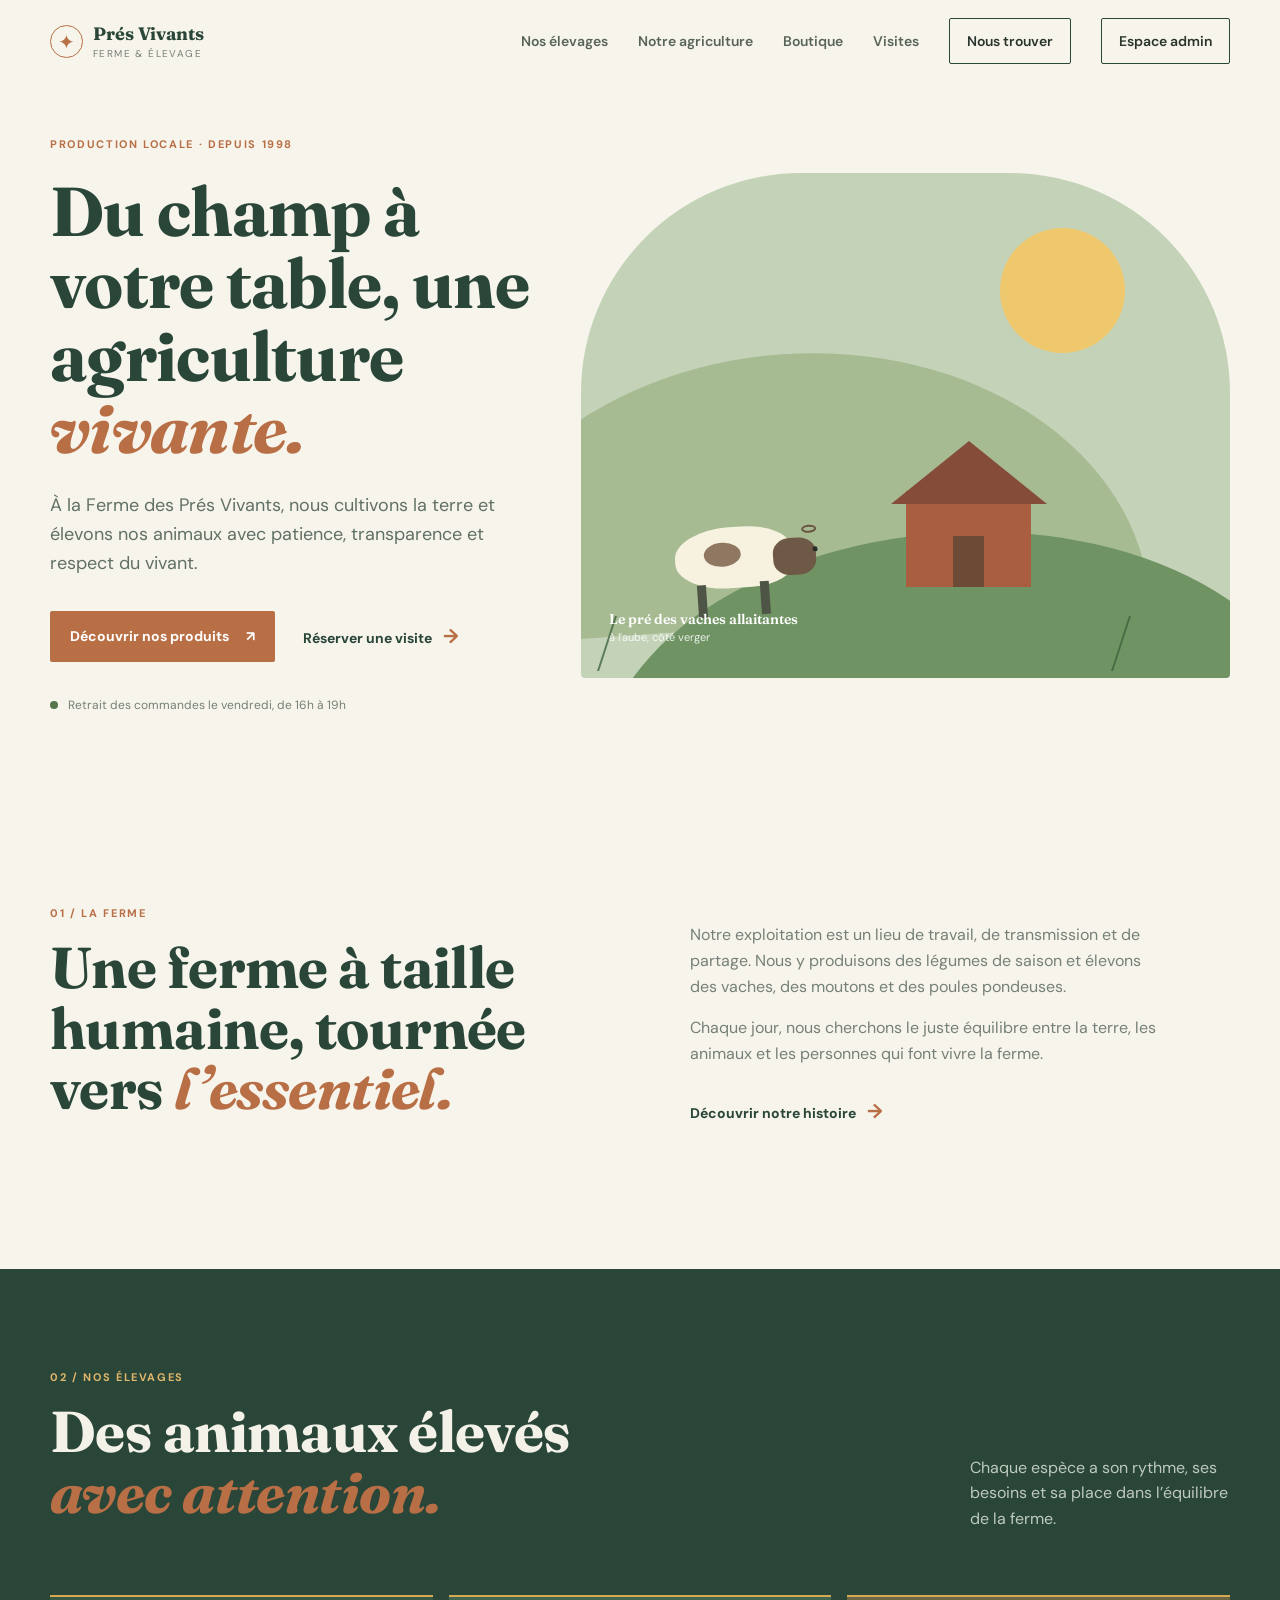
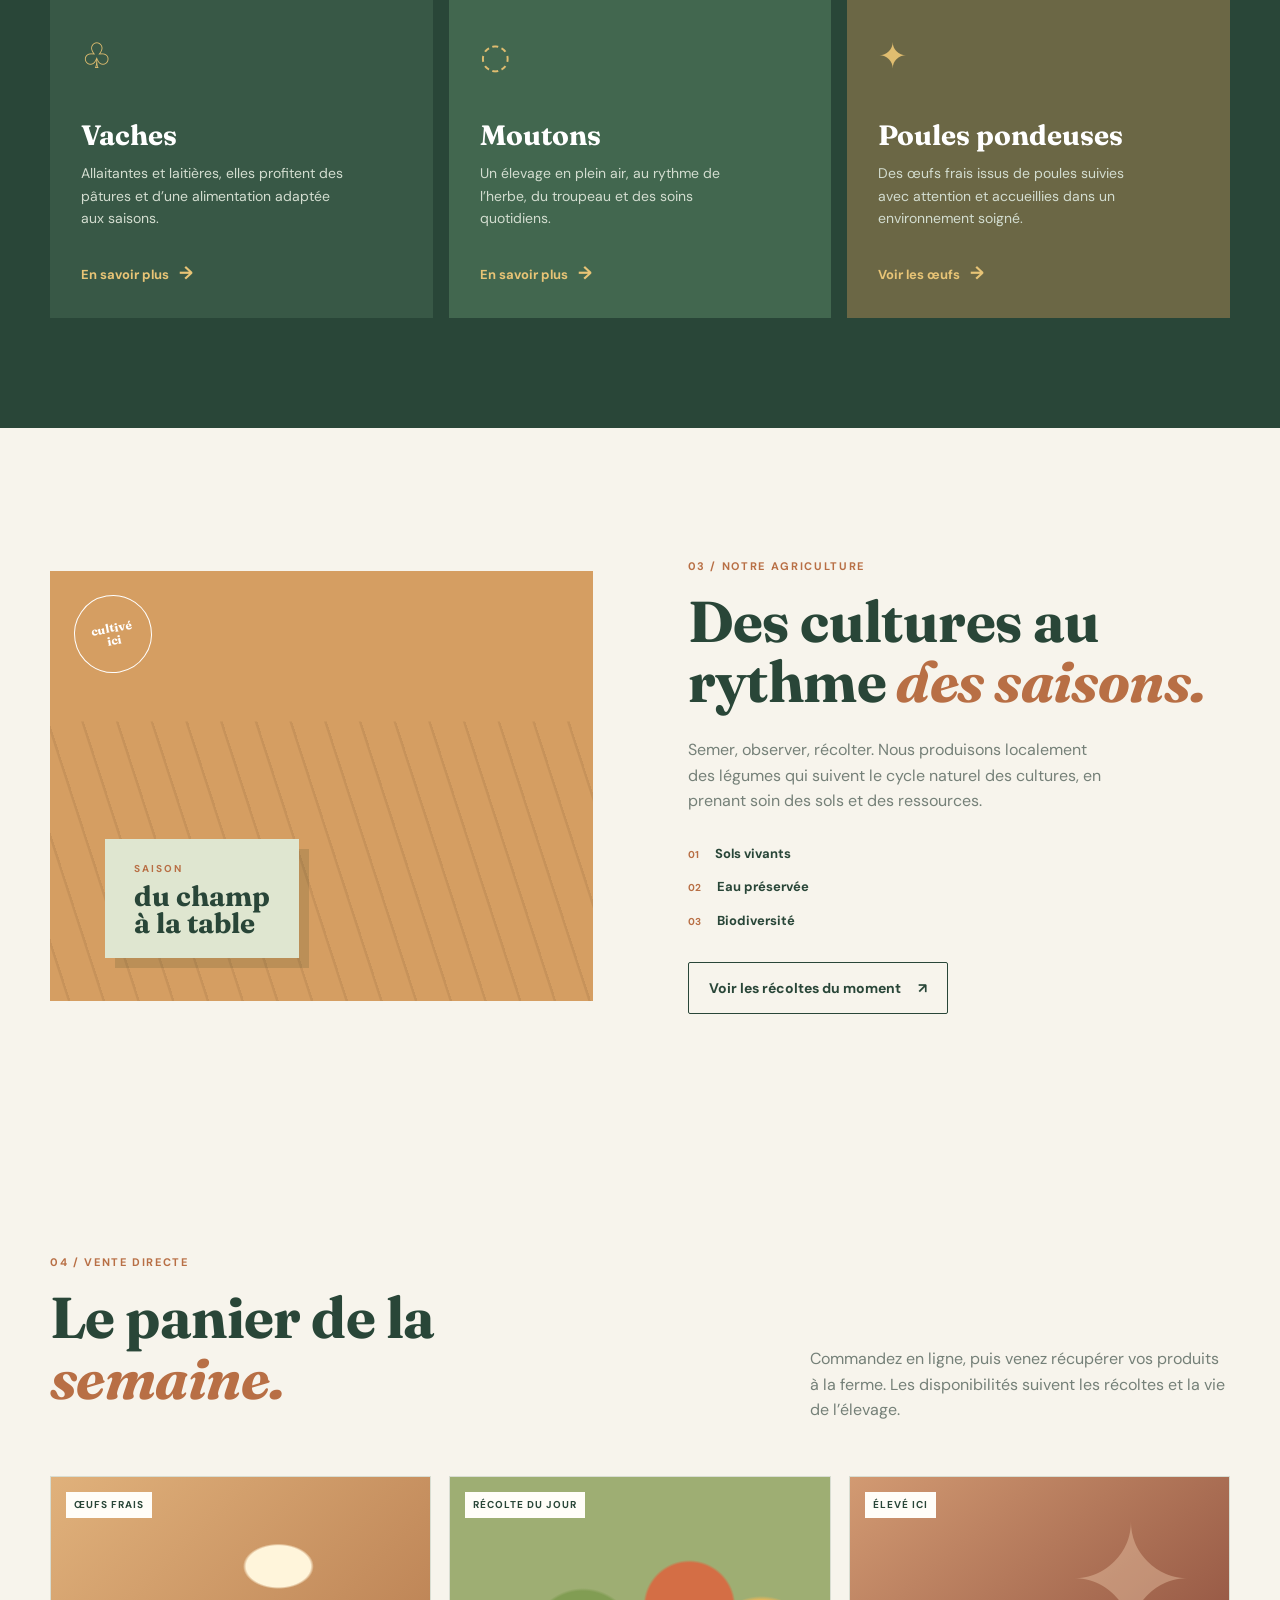
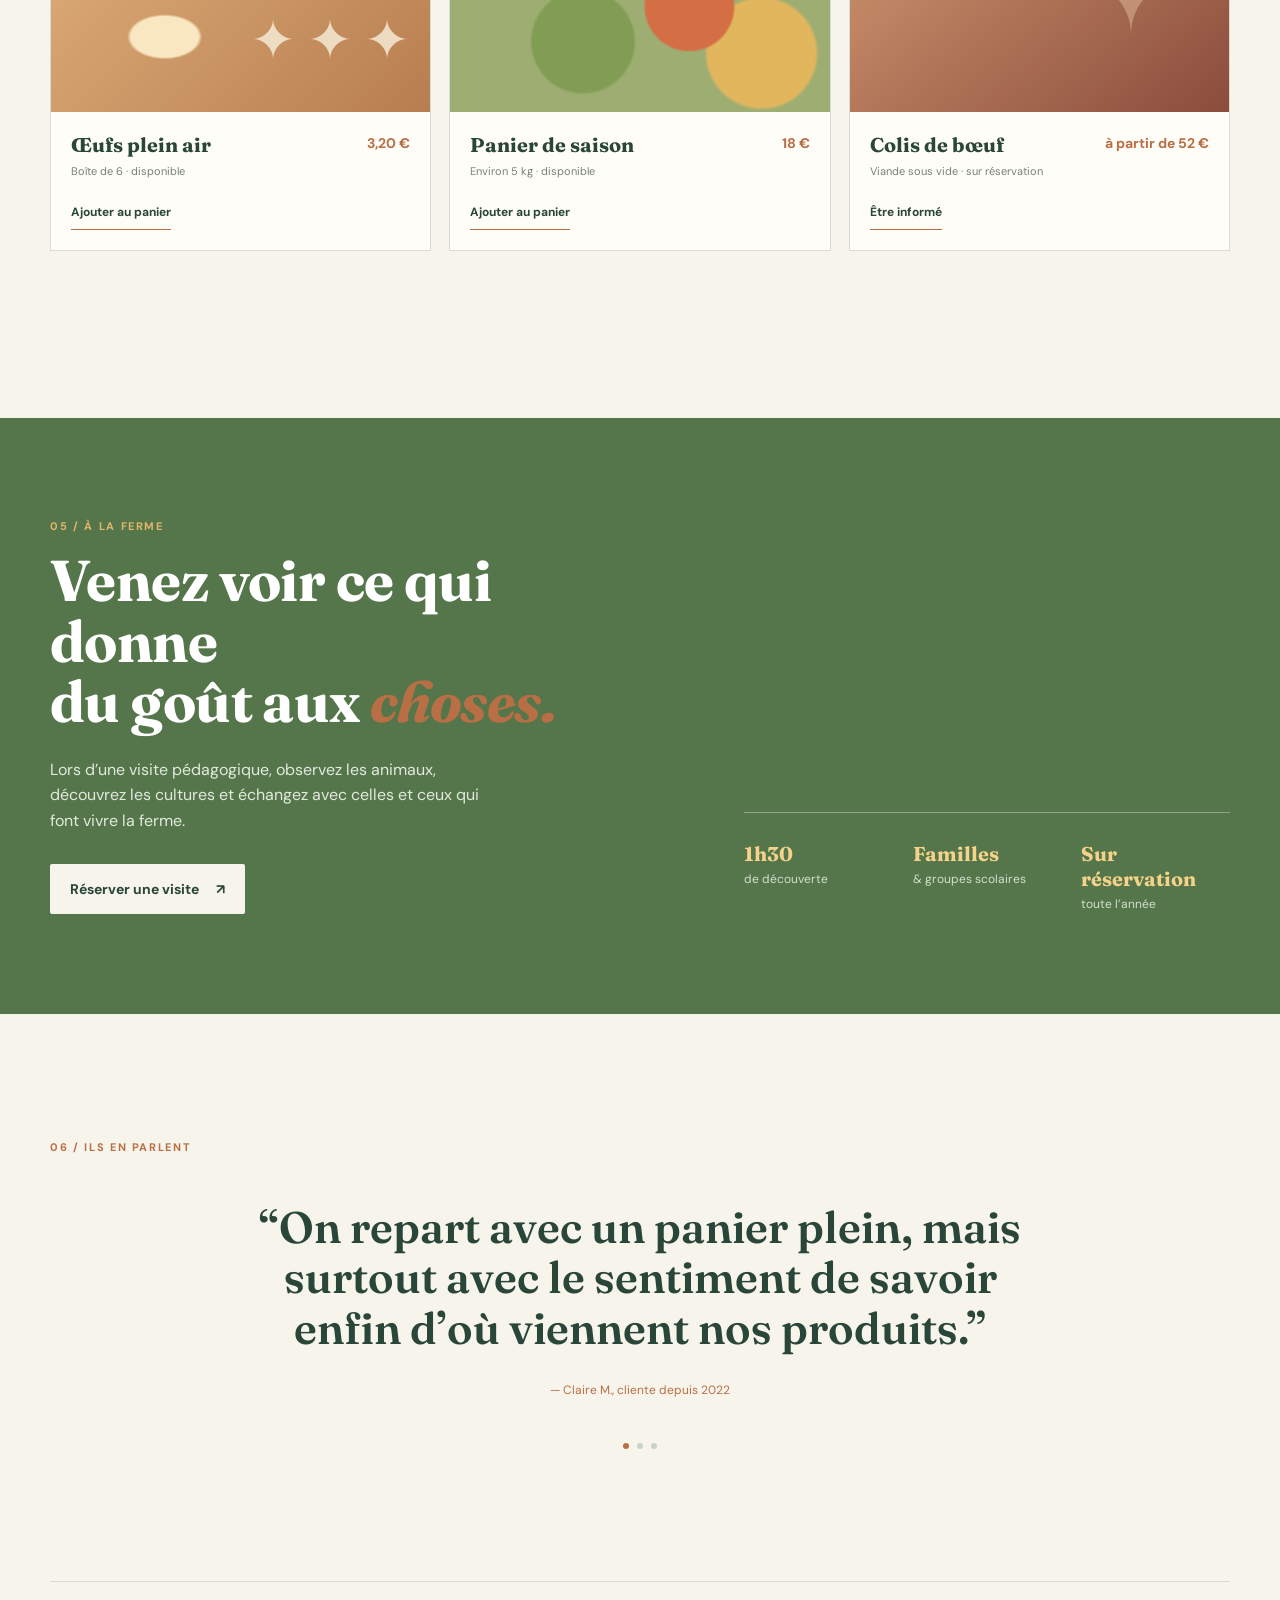
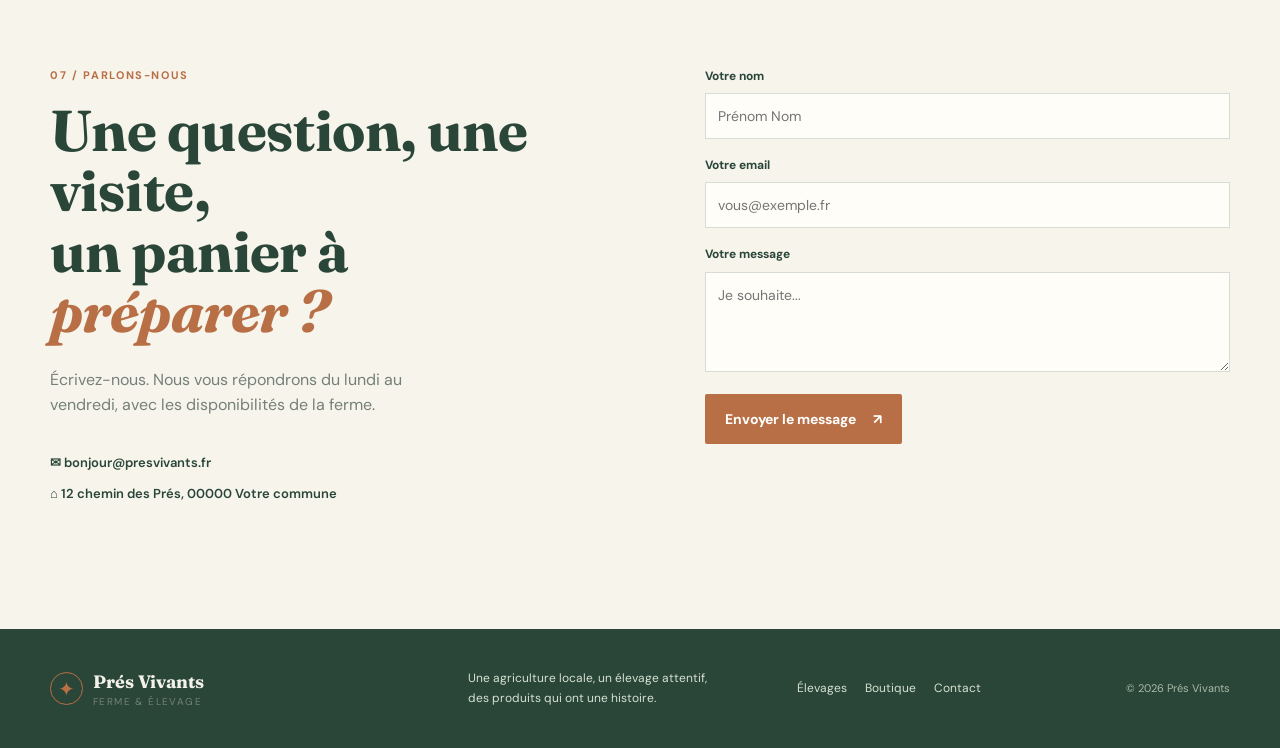
<file: index.html>
<!doctype html>
<html lang="fr">
<head>
  <meta charset="UTF-8">
  <meta http-equiv="refresh" content="0; url=pages/index.html">
  <title>Prés Vivants</title>
</head>
<body>
  <p>Redirection vers le site de la Ferme des Prés Vivants...</p>
  <a href="pages/index.html">Accéder au site</a>
</body>
</html>
</file>
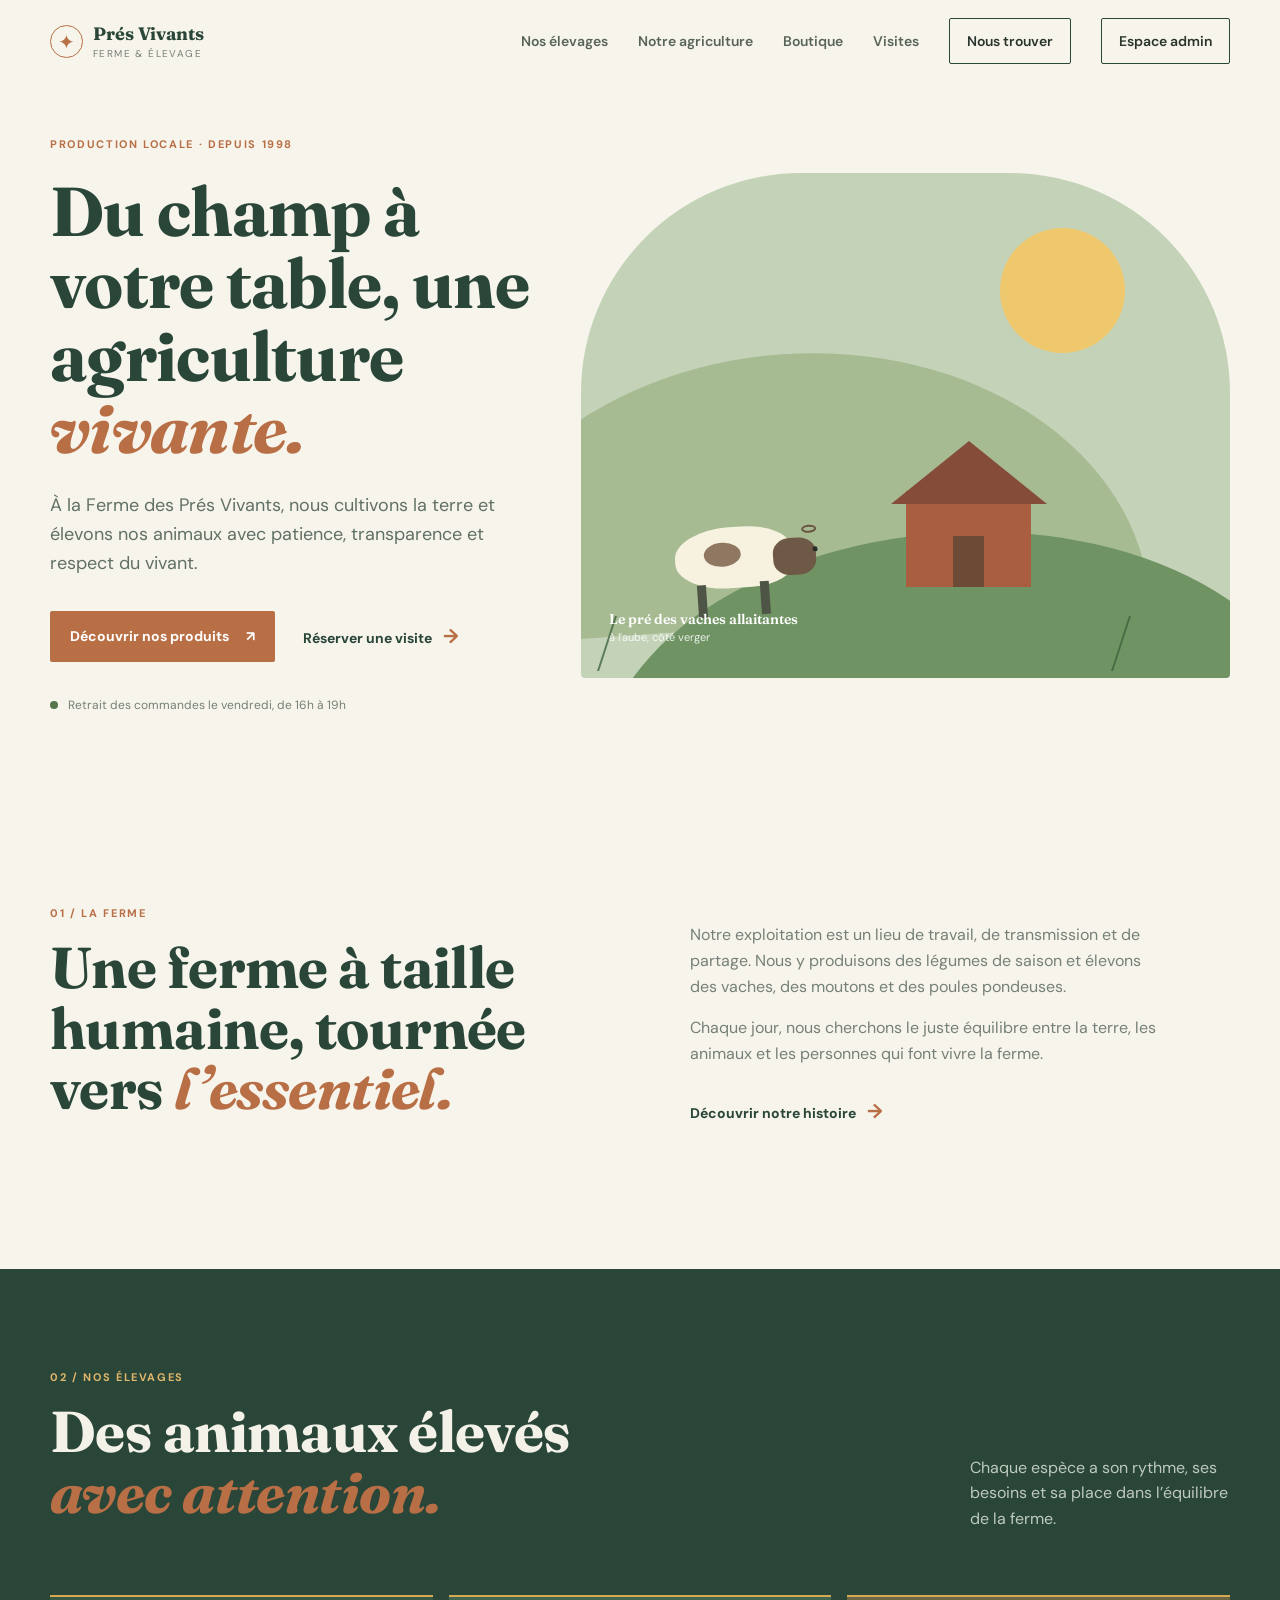
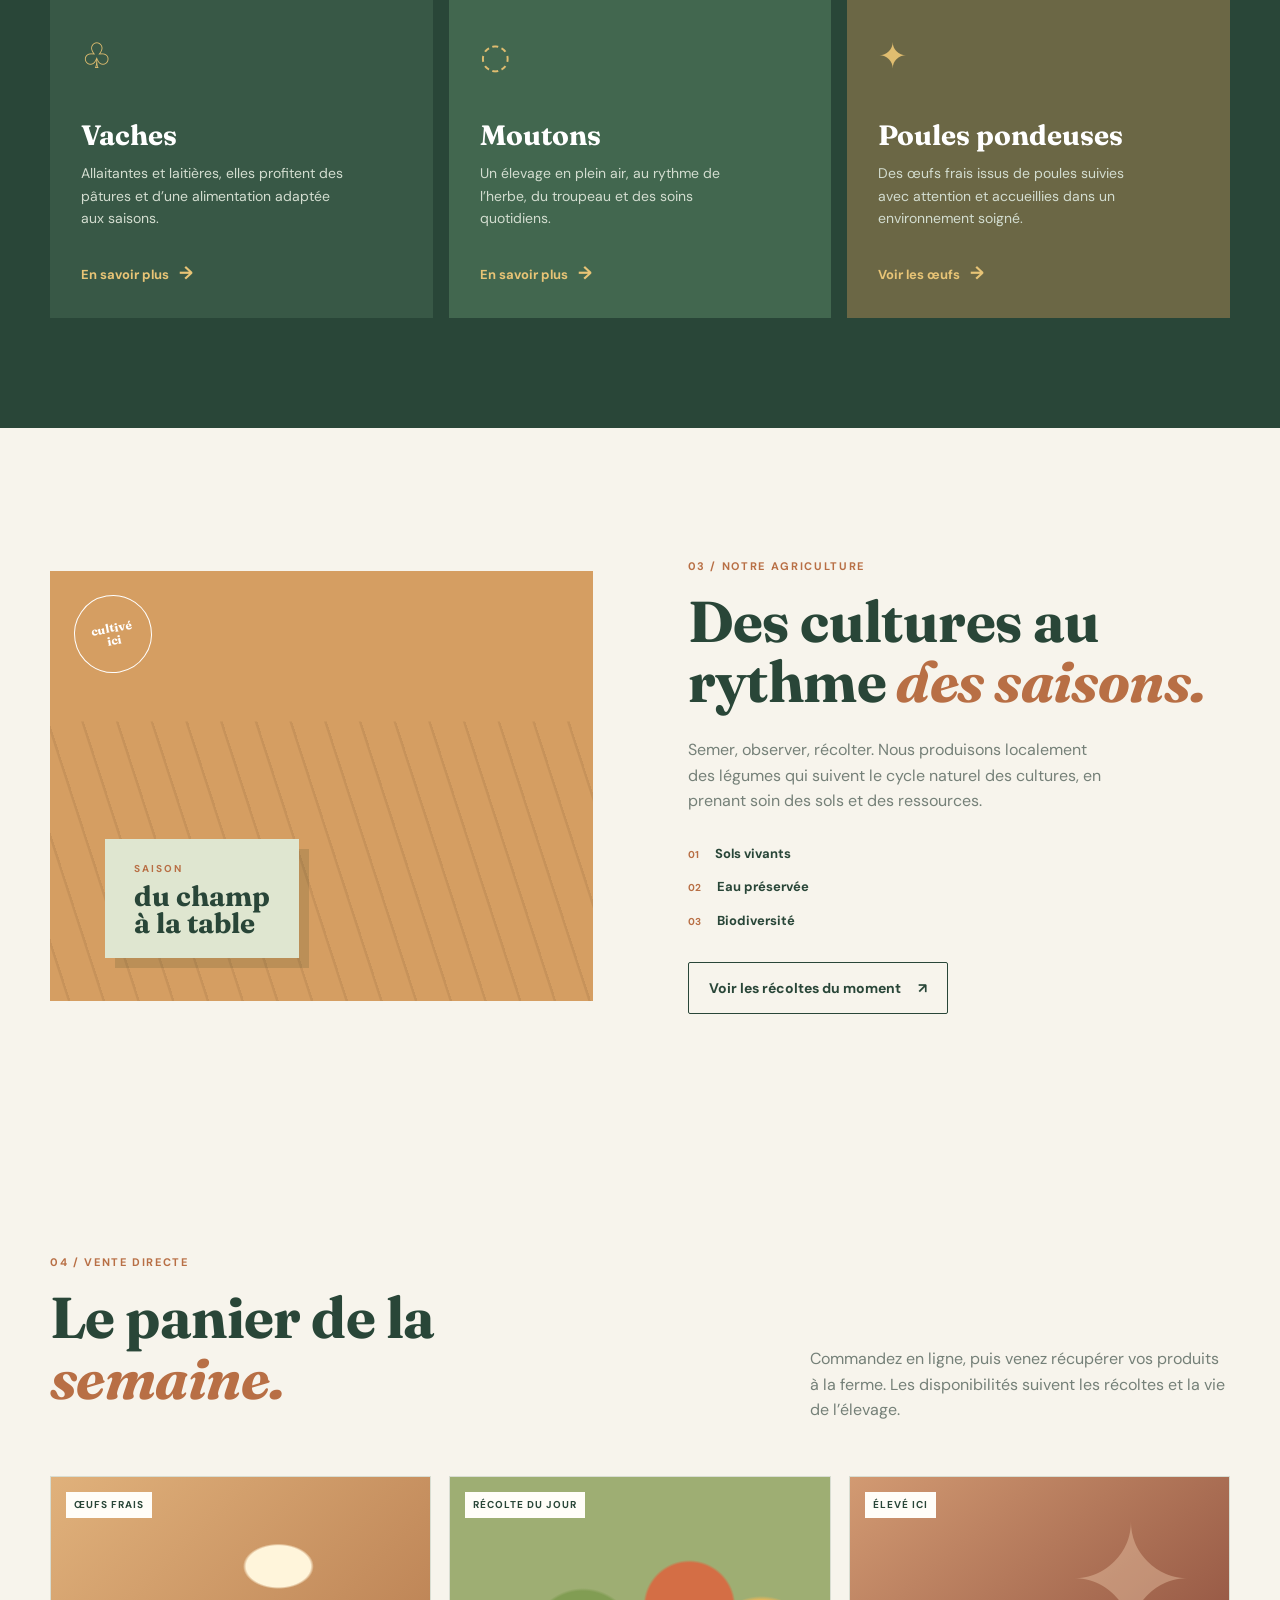
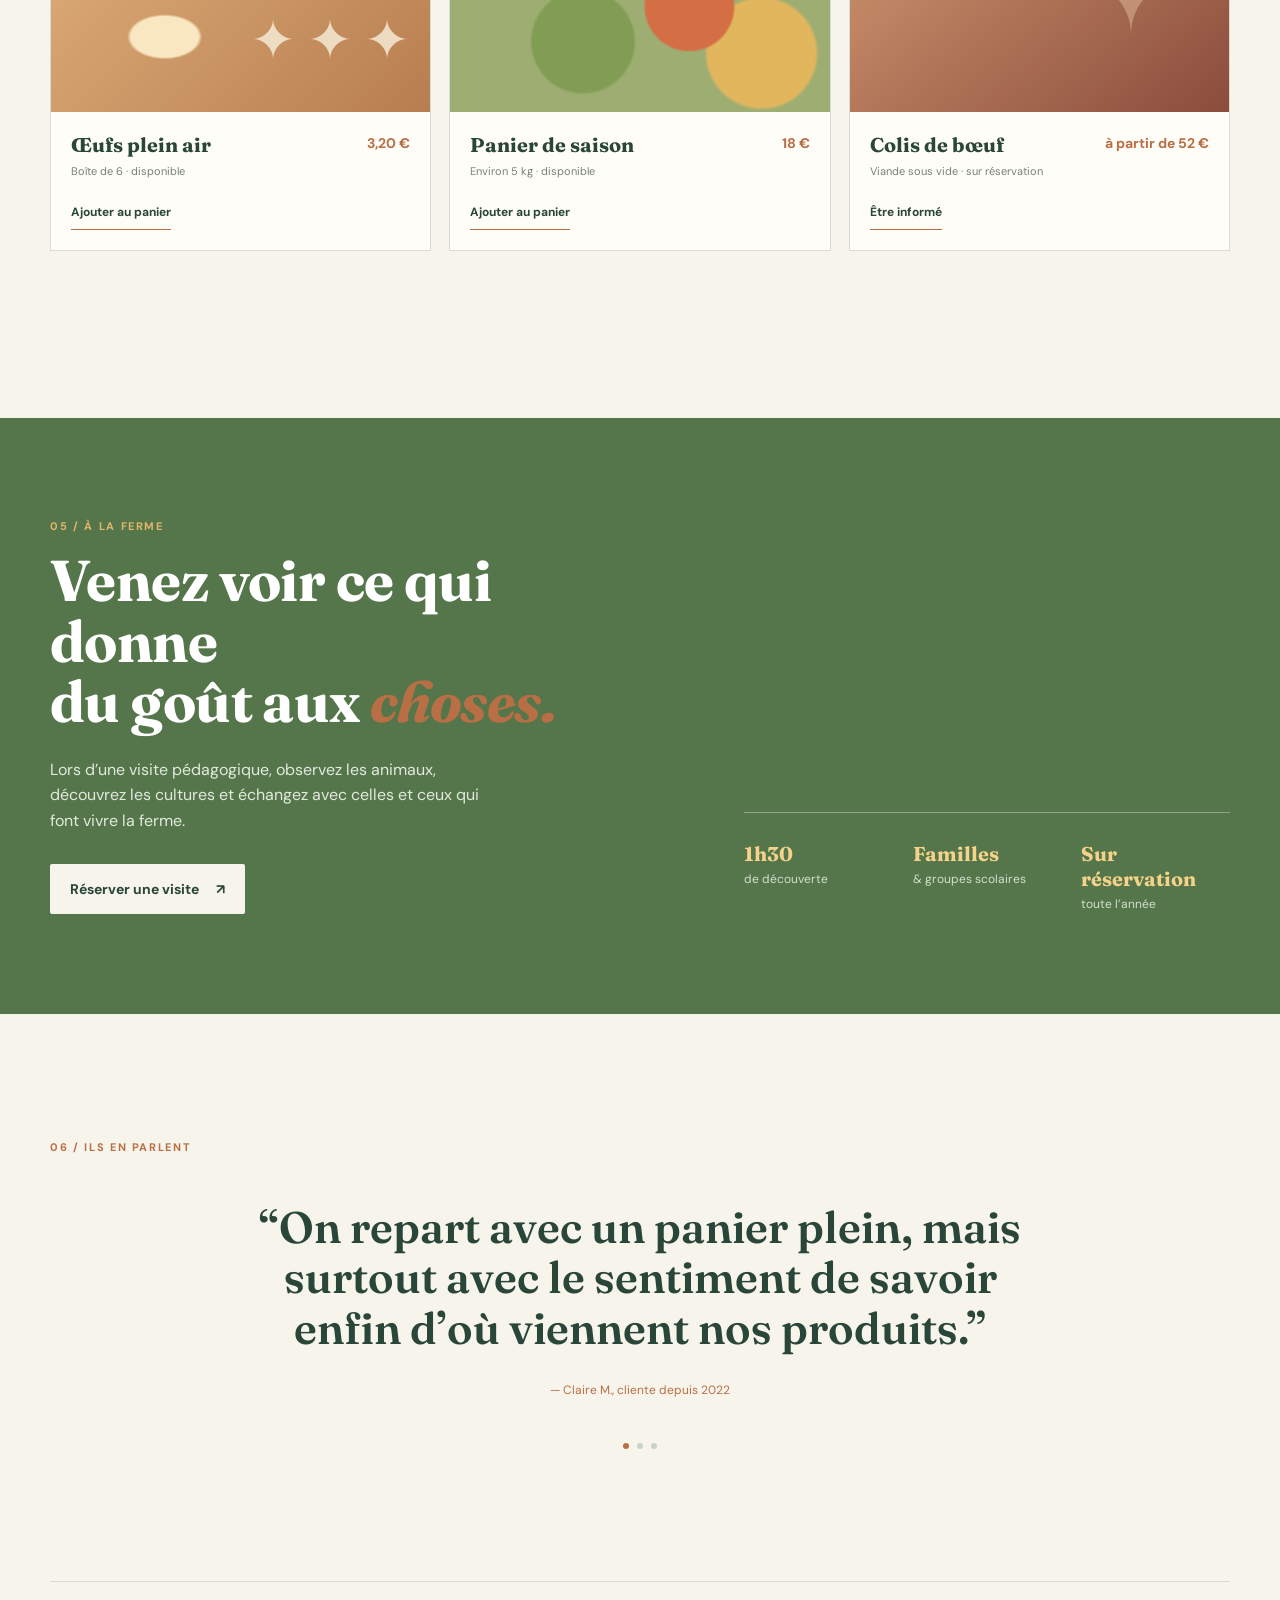
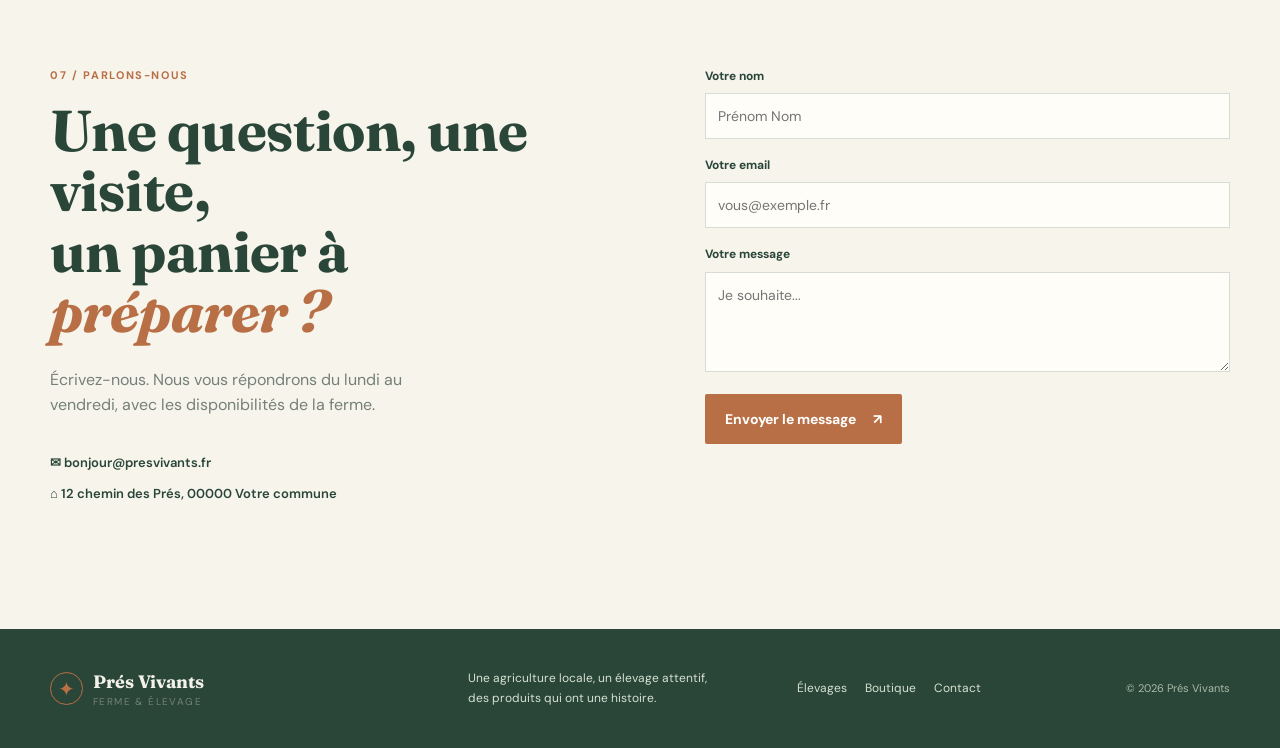
<file: pages/index.html>
<!doctype html>
<html lang="fr">
<head>
  <meta charset="UTF-8">
  <meta name="viewport" content="width=device-width, initial-scale=1.0">
  <meta name="description" content="Ferme des Prés Vivants : élevage respectueux, agriculture de saison et vente directe.">
  <title>Ferme des Prés Vivants | Du champ à votre table</title>
  <link rel="preconnect" href="https://fonts.googleapis.com">
  <link rel="preconnect" href="https://fonts.gstatic.com" crossorigin>
  <link href="https://fonts.googleapis.com/css2?family=DM+Sans:wght@400;500;600;700&family=Fraunces:opsz,wght@9..144,600;9..144,700&display=swap" rel="stylesheet">
  <link rel="stylesheet" href="../css/styles.css">
</head>
<body>
  <!-- En-tete global : identite de la ferme et navigation principale. -->
  <header class="site-header">
    <a class="brand" href="index.html" aria-label="Ferme des Prés Vivants, accueil">
      <span class="brand-mark" aria-hidden="true">✦</span>
      <span><strong>Prés Vivants</strong><small>ferme & élevage</small></span>
    </a>
    <button class="menu-toggle" aria-expanded="false" aria-controls="main-nav">Menu</button>
    <nav id="main-nav" class="main-nav" aria-label="Navigation principale">
      <a href="elevages.html">Nos élevages</a>
      <a href="agriculture.html">Notre agriculture</a>
      <a href="boutique.html">Boutique</a>
      <a href="visites.html">Visites</a>
      <a class="nav-cta" href="contact.html">Nous trouver</a>
      <a class="nav-cta admin-link" href="admin.html">Espace admin</a>
    </nav>
  </header>

  <main id="accueil">
    <!-- Hero : promesse principale, appels a l'action et illustration de la ferme. -->
    <section class="hero section-shell">
      <div class="hero-copy reveal">
        <p class="eyebrow">Production locale · Depuis 1998</p>
        <h1>Du champ à votre table, une agriculture <em>vivante.</em></h1>
        <p class="hero-lead">À la Ferme des Prés Vivants, nous cultivons la terre et élevons nos animaux avec patience, transparence et respect du vivant.</p>
        <div class="hero-actions">
          <a class="button button-primary" href="boutique.html">Découvrir nos produits <span>↗</span></a>
          <a class="text-link" href="visites.html">Réserver une visite <span>→</span></a>
        </div>
        <div class="hero-note"><span class="status-dot"></span> Retrait des commandes le vendredi, de 16h à 19h</div>
      </div>
      <div class="hero-art reveal delay-1" aria-label="Illustration d'un paysage agricole avec une vache dans un pâturage">
        <div class="sun"></div>
        <div class="hill hill-back"></div>
        <div class="hill hill-front"></div>
        <div class="barn"><span></span></div>
        <div class="cow"><i></i><b></b><strong></strong></div>
        <div class="grass grass-one"></div><div class="grass grass-two"></div>
        <p class="art-caption">Le pré des vaches allaitantes<br><small>à l’aube, côté verger</small></p>
      </div>
    </section>

    <!-- Presentation narrative de l'exploitation. -->
    <section class="intro section-shell reveal">
      <div class="section-label">01 / La ferme</div>
      <div class="intro-grid">
        <h2>Une ferme à taille humaine, tournée vers <em>l’essentiel.</em></h2>
        <div><p>Notre exploitation est un lieu de travail, de transmission et de partage. Nous y produisons des légumes de saison et élevons des vaches, des moutons et des poules pondeuses.</p><p>Chaque jour, nous cherchons le juste équilibre entre la terre, les animaux et les personnes qui font vivre la ferme.</p><a class="text-link" href="#contact">Découvrir notre histoire <span>→</span></a></div>
      </div>
    </section>

    <!-- Acces rapide aux differents elevages. -->
    <section id="elevages" class="dark-band">
      <div class="section-shell">
        <div class="section-heading reveal"><div><div class="section-label light">02 / Nos élevages</div><h2>Des animaux élevés<br><em>avec attention.</em></h2></div><p>Chaque espèce a son rythme, ses besoins et sa place dans l’équilibre de la ferme.</p></div>
        <div class="animal-grid">
          <article class="animal-card cow-card reveal"><div class="animal-icon">♧</div><h3>Vaches</h3><p>Allaitantes et laitières, elles profitent des pâtures et d’une alimentation adaptée aux saisons.</p><a href="#contact">En savoir plus <span>→</span></a></article>
          <article class="animal-card sheep-card reveal delay-1"><div class="animal-icon">◌</div><h3>Moutons</h3><p>Un élevage en plein air, au rythme de l’herbe, du troupeau et des soins quotidiens.</p><a href="#contact">En savoir plus <span>→</span></a></article>
          <article class="animal-card hen-card reveal delay-2"><div class="animal-icon">✦</div><h3>Poules pondeuses</h3><p>Des œufs frais issus de poules suivies avec attention et accueillies dans un environnement soigné.</p><a href="#boutique">Voir les œufs <span>→</span></a></article>
        </div>
      </div>
    </section>

    <!-- Engagements agricoles et pratiques saisonnieres. -->
    <section id="agriculture" class="season section-shell">
      <div class="season-visual reveal"><div class="season-stamp">cultivé<br>ici</div><div class="crate"><span>SAISON</span><strong>du champ<br>à la table</strong></div></div>
      <div class="season-copy reveal delay-1"><div class="section-label">03 / Notre agriculture</div><h2>Des cultures au rythme <em>des saisons.</em></h2><p>Semer, observer, récolter. Nous produisons localement des légumes qui suivent le cycle naturel des cultures, en prenant soin des sols et des ressources.</p><div class="values"><span><b>01</b> Sols vivants</span><span><b>02</b> Eau préservée</span><span><b>03</b> Biodiversité</span></div><a class="button button-outline" href="#boutique">Voir les récoltes du moment <span>↗</span></a></div>
    </section>

    <!-- Produits disponibles : les boutons alimentent le panier local. -->
    <section id="boutique" class="shop section-shell">
      <div class="shop-top reveal"><div><div class="section-label">04 / Vente directe</div><h2>Le panier de la<br><em>semaine.</em></h2></div><p>Commandez en ligne, puis venez récupérer vos produits à la ferme. Les disponibilités suivent les récoltes et la vie de l’élevage.</p></div>
      <div class="product-grid">
        <article class="product reveal"><div class="product-image eggs"><span>œufs frais</span></div><div class="product-info"><div><h3>Œufs plein air</h3><small>Boîte de 6 · disponible</small></div><strong>3,20 €</strong></div><button class="add-product" data-product="Œufs plein air">Ajouter au panier</button></article>
        <article class="product reveal delay-1"><div class="product-image vegetables"><span>récolte du jour</span></div><div class="product-info"><div><h3>Panier de saison</h3><small>Environ 5 kg · disponible</small></div><strong>18 €</strong></div><button class="add-product" data-product="Panier de saison">Ajouter au panier</button></article>
        <article class="product reveal delay-2"><div class="product-image meat"><span>élevé ici</span></div><div class="product-info"><div><h3>Colis de bœuf</h3><small>Viande sous vide · sur réservation</small></div><strong>à partir de 52 €</strong></div><button class="add-product" data-product="Colis de bœuf">Être informé</button></article>
      </div>
      <div class="cart-notice" role="status" aria-live="polite"></div>
    </section>

    <!-- Presentation des visites pedagogiques. -->
    <section id="visites" class="visit-band">
      <div class="section-shell visit-inner"><div class="visit-copy reveal"><div class="section-label light">05 / À la ferme</div><h2>Venez voir ce qui donne<br>du goût aux <em>choses.</em></h2><p>Lors d’une visite pédagogique, observez les animaux, découvrez les cultures et échangez avec celles et ceux qui font vivre la ferme.</p><a class="button button-light" href="#contact">Réserver une visite <span>↗</span></a></div><div class="visit-facts reveal delay-1"><div><strong>1h30</strong><span>de découverte</span></div><div><strong>Familles</strong><span>& groupes scolaires</span></div><div><strong>Sur réservation</strong><span>toute l’année</span></div></div></div>
    </section>

    <section class="quotes section-shell reveal"><div class="section-label">06 / Ils en parlent</div><div class="quote-content"><blockquote>“On repart avec un panier plein, mais surtout avec le sentiment de savoir enfin d’où viennent nos produits.”</blockquote><p>— Claire M., cliente depuis 2022</p></div><div class="quote-dots"><span class="active"></span><span></span><span></span></div></section>

    <section id="contact" class="contact section-shell"><div class="contact-copy reveal"><div class="section-label">07 / Parlons-nous</div><h2>Une question, une visite,<br>un panier à <em>préparer ?</em></h2><p>Écrivez-nous. Nous vous répondrons du lundi au vendredi, avec les disponibilités de la ferme.</p><div class="contact-details"><span>✉ bonjour@presvivants.fr</span><span>⌂ 12 chemin des Prés, 00000 Votre commune</span></div></div><form class="contact-form reveal delay-1"><label>Votre nom<input type="text" name="name" placeholder="Prénom Nom" required></label><label>Votre email<input type="email" name="email" placeholder="vous@exemple.fr" required></label><label>Votre message<textarea name="message" rows="4" placeholder="Je souhaite..." required></textarea></label><button class="button button-primary" type="submit">Envoyer le message <span>↗</span></button><p class="form-message" role="status"></p></form></section>
  </main>

  <footer class="site-footer"><div class="section-shell footer-inner"><div class="brand"><span class="brand-mark">✦</span><span><strong>Prés Vivants</strong><small>ferme & élevage</small></span></div><p>Une agriculture locale, un élevage attentif,<br>des produits qui ont une histoire.</p><div class="footer-links"><a href="elevages.html">Élevages</a><a href="boutique.html">Boutique</a><a href="contact.html">Contact</a></div><small class="copyright">© 2026 Prés Vivants</small></div></footer>
  <script src="../js/script.js"></script>
</body>
</html>
</file>
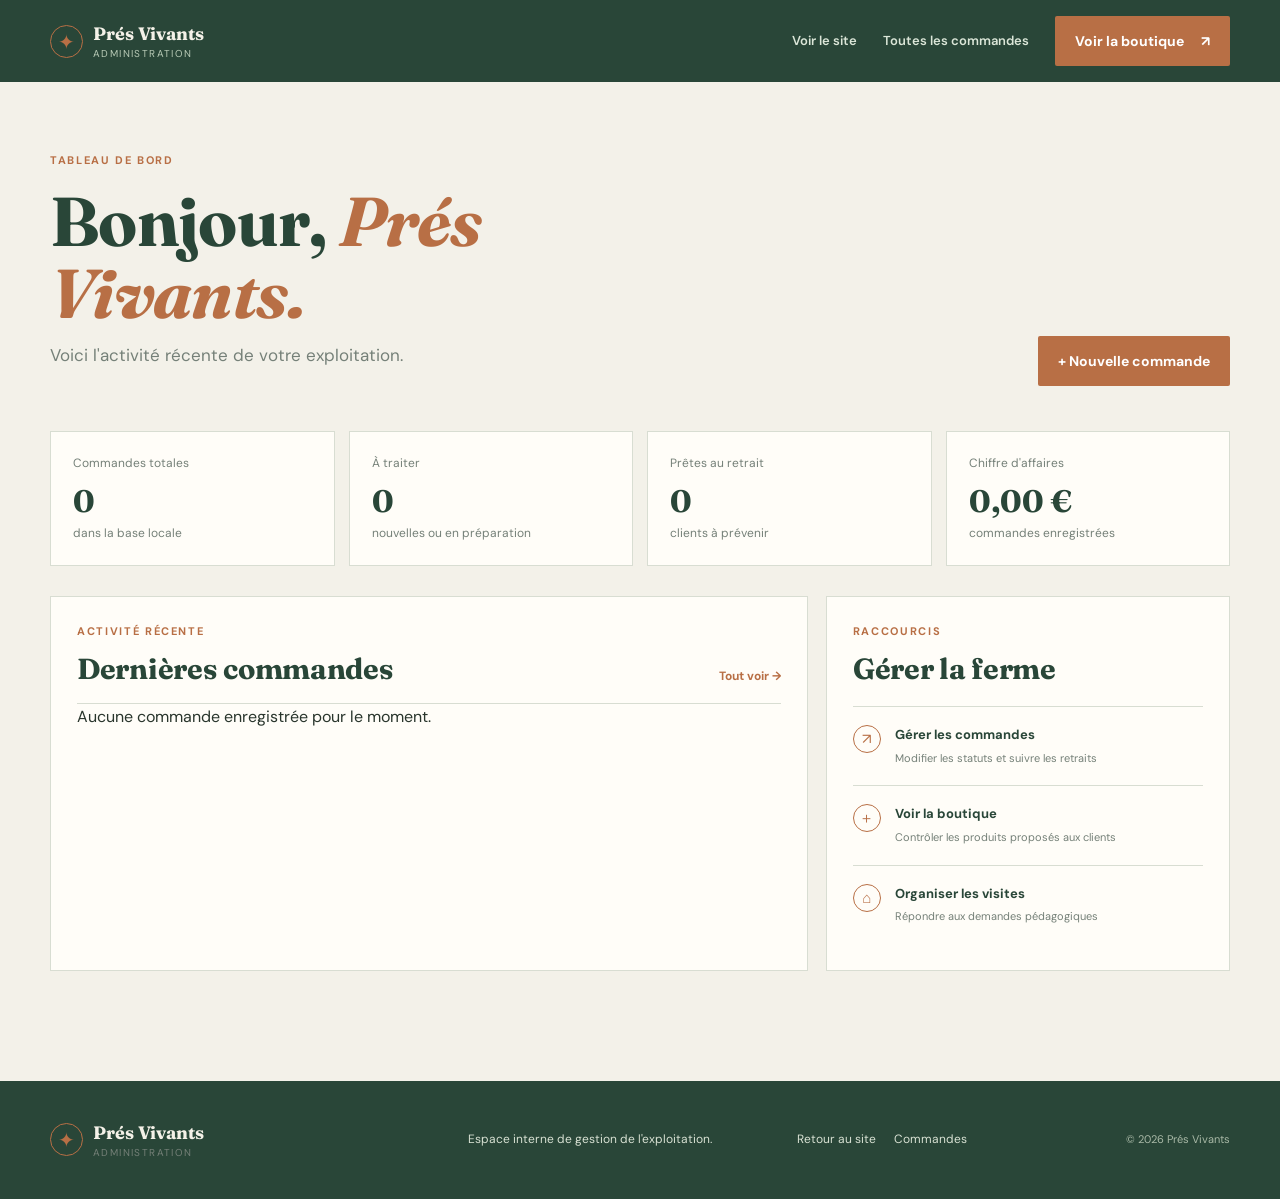
<file: pages/admin.html>
<!doctype html>
<html lang="fr">
<head>
  <meta charset="UTF-8">
  <meta name="viewport" content="width=device-width, initial-scale=1.0">
  <meta name="description" content="Tableau de bord administrateur de la Ferme des Prés Vivants.">
  <title>Administration | Prés Vivants</title>
  <link rel="preconnect" href="https://fonts.googleapis.com">
  <link rel="preconnect" href="https://fonts.gstatic.com" crossorigin>
  <link href="https://fonts.googleapis.com/css2?family=DM+Sans:wght@400;500;600;700&family=Fraunces:opsz,wght@9..144,600;9..144,700&display=swap" rel="stylesheet">
  <link rel="stylesheet" href="../css/styles.css">
  <link rel="stylesheet" href="../css/admin.css">
</head>
<body>
  <header class="site-header admin-header">
    <a class="brand" href="index.html" aria-label="Retour à l'accueil"><span class="brand-mark">✦</span><span><strong>Prés Vivants</strong><small>administration</small></span></a>
    <nav class="admin-nav" aria-label="Navigation administration"><a href="index.html">Voir le site</a><a href="commandes.html">Toutes les commandes</a><a class="button button-primary" href="boutique.html">Voir la boutique <span>↗</span></a></nav>
  </header>
  <main class="admin-page">
    <section class="section-shell admin-heading"><div><div class="section-label">Tableau de bord</div><h1>Bonjour, <em>Prés Vivants.</em></h1><p>Voici l'activité récente de votre exploitation.</p></div><a class="button button-primary" href="commandes.html">+ Nouvelle commande</a></section>
    <section class="section-shell admin-stats"><article><span>Commandes totales</span><strong id="admin-total">0</strong><small>dans la base locale</small></article><article><span>À traiter</span><strong id="admin-pending">0</strong><small>nouvelles ou en préparation</small></article><article><span>Prêtes au retrait</span><strong id="admin-ready">0</strong><small>clients à prévenir</small></article><article><span>Chiffre d'affaires</span><strong id="admin-revenue">0,00 €</strong><small>commandes enregistrées</small></article></section>
    <section class="section-shell admin-grid"><div class="admin-panel"><div class="panel-heading"><div><div class="section-label">Activité récente</div><h2>Dernières commandes</h2></div><a href="commandes.html">Tout voir →</a></div><div class="admin-orders" id="admin-orders"></div></div><aside class="admin-panel quick-actions"><div class="section-label">Raccourcis</div><h2>Gérer la ferme</h2><a href="commandes.html"><span>↗</span><div><strong>Gérer les commandes</strong><small>Modifier les statuts et suivre les retraits</small></div></a><a href="boutique.html"><span>＋</span><div><strong>Voir la boutique</strong><small>Contrôler les produits proposés aux clients</small></div></a><a href="visites.html"><span>⌂</span><div><strong>Organiser les visites</strong><small>Répondre aux demandes pédagogiques</small></div></a></aside></section>
  </main>
  <footer class="site-footer"><div class="section-shell footer-inner"><div class="brand"><span class="brand-mark">✦</span><span><strong>Prés Vivants</strong><small>administration</small></span></div><p>Espace interne de gestion de l'exploitation.</p><div class="footer-links"><a href="index.html">Retour au site</a><a href="commandes.html">Commandes</a></div><small class="copyright">© 2026 Prés Vivants</small></div></footer>
  <script src="../js/admin.js"></script>
</body>
</html>
</file>
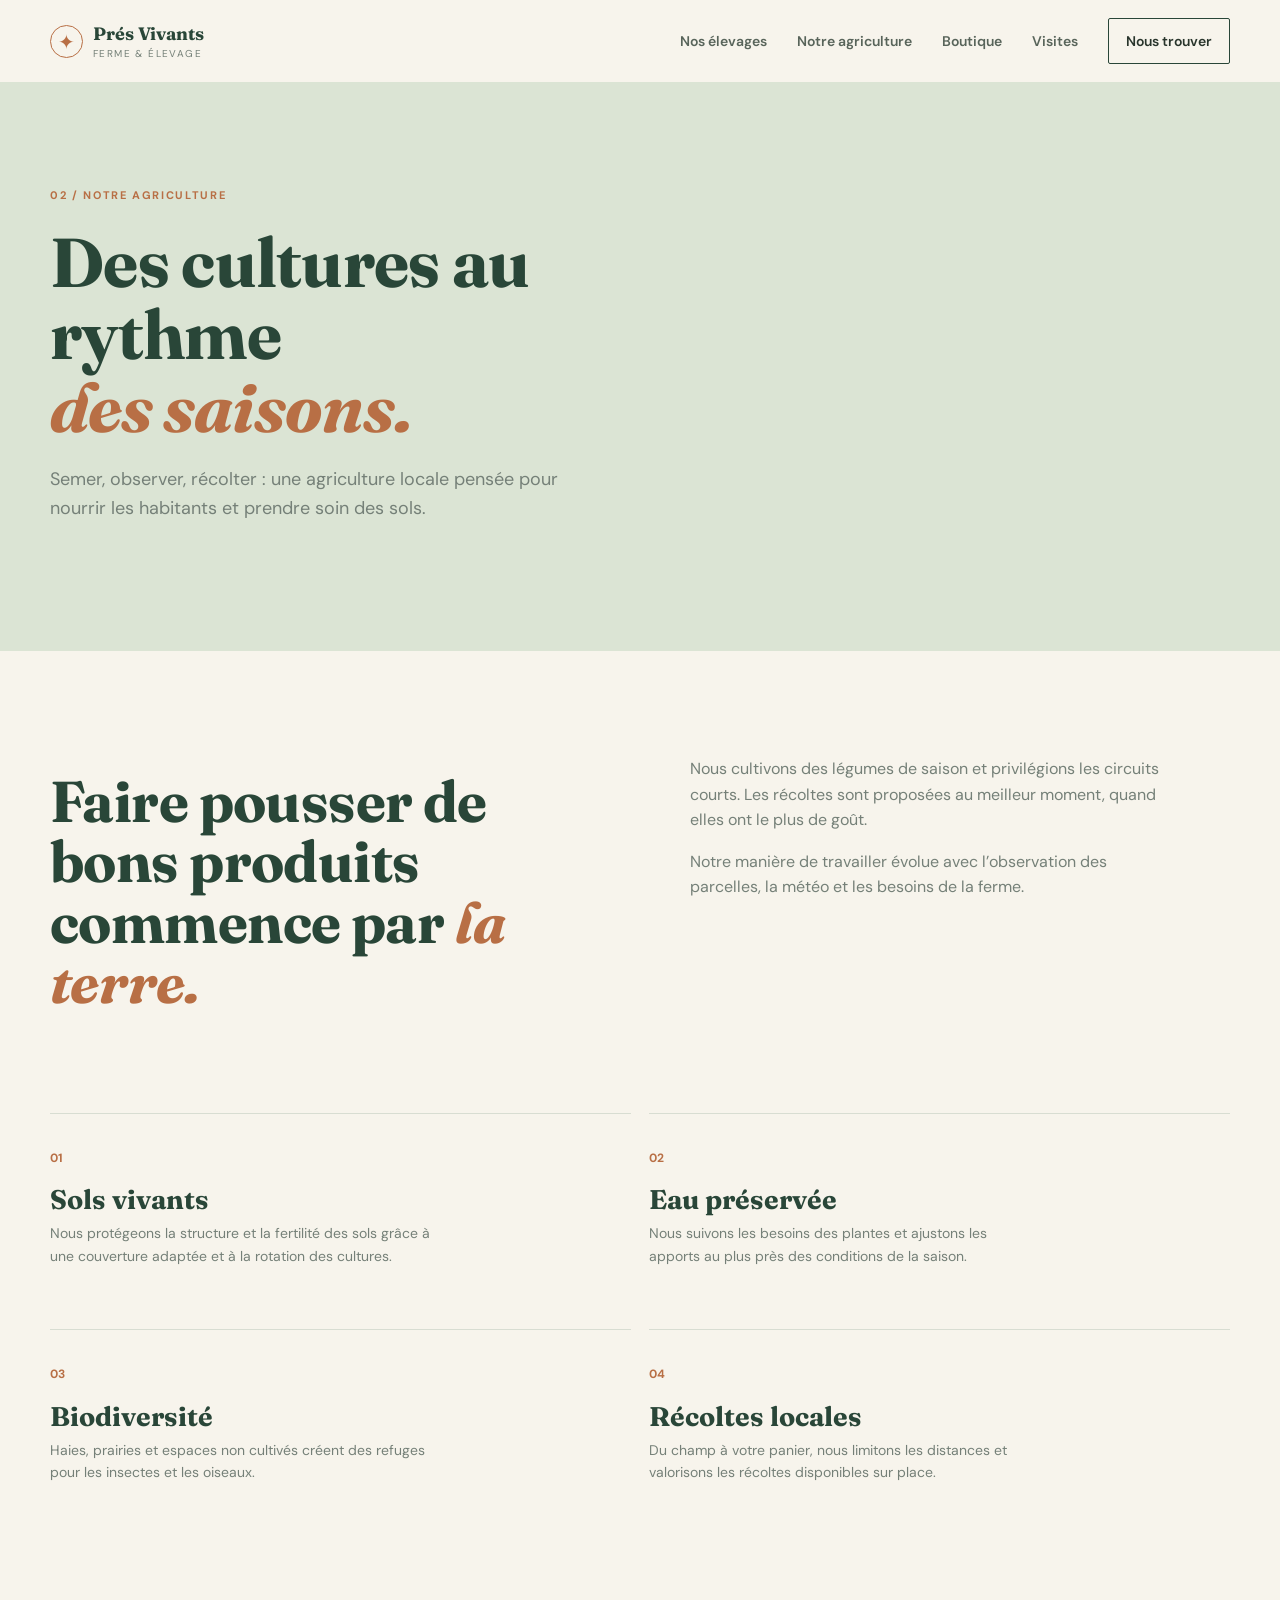
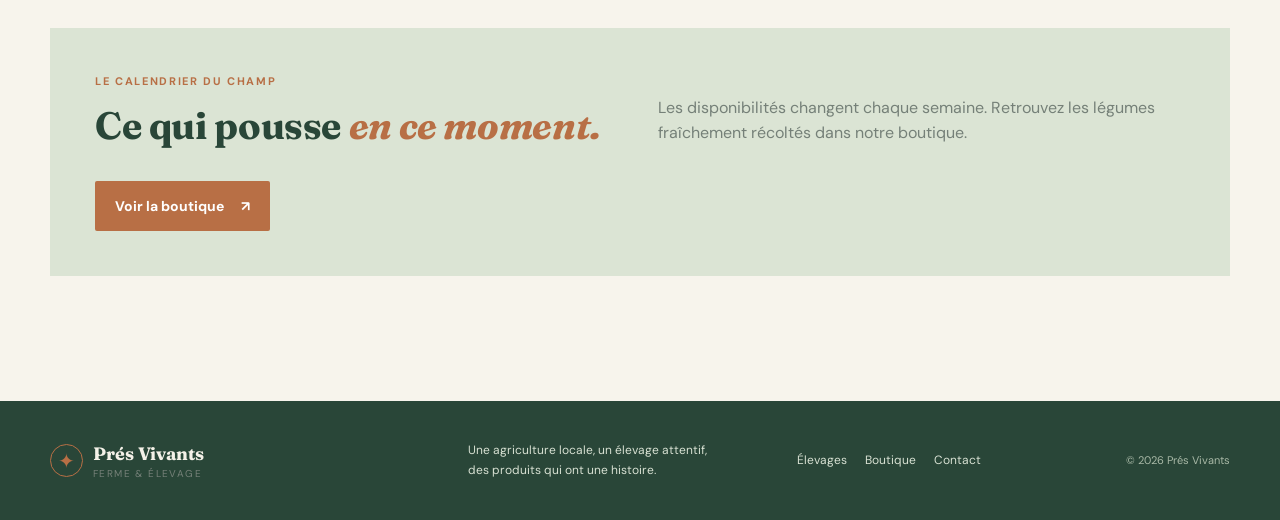
<file: pages/agriculture.html>
<!doctype html>
<html lang="fr"><head><meta charset="UTF-8"><meta name="viewport" content="width=device-width, initial-scale=1.0"><title>Notre agriculture | Prés Vivants</title><link rel="preconnect" href="https://fonts.googleapis.com"><link rel="preconnect" href="https://fonts.gstatic.com" crossorigin><link href="https://fonts.googleapis.com/css2?family=DM+Sans:wght@400;500;600;700&family=Fraunces:opsz,wght@9..144,600;9..144,700&display=swap" rel="stylesheet"><link rel="stylesheet" href="../css/styles.css"></head><body>
<header class="site-header"><a class="brand" href="index.html"><span class="brand-mark">✦</span><span><strong>Prés Vivants</strong><small>ferme & élevage</small></span></a><button class="menu-toggle" aria-expanded="false" aria-controls="main-nav">Menu</button><nav id="main-nav" class="main-nav"><a href="elevages.html">Nos élevages</a><a href="agriculture.html">Notre agriculture</a><a href="boutique.html">Boutique</a><a href="visites.html">Visites</a><a class="nav-cta" href="contact.html">Nous trouver</a></nav></header>
<main class="inner-page"><section class="page-hero season-hero"><div class="section-shell"><div class="section-label">02 / Notre agriculture</div><h1>Des cultures au rythme<br><em>des saisons.</em></h1><p>Semer, observer, récolter : une agriculture locale pensée pour nourrir les habitants et prendre soin des sols.</p></div></section><section class="section-shell page-content"><div class="intro-grid"><h2>Faire pousser de bons produits commence par <em>la terre.</em></h2><div><p>Nous cultivons des légumes de saison et privilégions les circuits courts. Les récoltes sont proposées au meilleur moment, quand elles ont le plus de goût.</p><p>Notre manière de travailler évolue avec l’observation des parcelles, la météo et les besoins de la ferme.</p></div></div><div class="commitment-grid"><article><b>01</b><h3>Sols vivants</h3><p>Nous protégeons la structure et la fertilité des sols grâce à une couverture adaptée et à la rotation des cultures.</p></article><article><b>02</b><h3>Eau préservée</h3><p>Nous suivons les besoins des plantes et ajustons les apports au plus près des conditions de la saison.</p></article><article><b>03</b><h3>Biodiversité</h3><p>Haies, prairies et espaces non cultivés créent des refuges pour les insectes et les oiseaux.</p></article><article><b>04</b><h3>Récoltes locales</h3><p>Du champ à votre panier, nous limitons les distances et valorisons les récoltes disponibles sur place.</p></article></div><div class="season-calendar"><div><div class="section-label">Le calendrier du champ</div><h2>Ce qui pousse <em>en ce moment.</em></h2></div><p>Les disponibilités changent chaque semaine. Retrouvez les légumes fraîchement récoltés dans notre boutique.</p><a class="button button-primary" href="boutique.html">Voir la boutique <span>↗</span></a></div></section></main>
<footer class="site-footer"><div class="section-shell footer-inner"><div class="brand"><span class="brand-mark">✦</span><span><strong>Prés Vivants</strong><small>ferme & élevage</small></span></div><p>Une agriculture locale, un élevage attentif,<br>des produits qui ont une histoire.</p><div class="footer-links"><a href="elevages.html">Élevages</a><a href="boutique.html">Boutique</a><a href="contact.html">Contact</a></div><small class="copyright">© 2026 Prés Vivants</small></div></footer><script src="../js/script.js"></script></body></html>
</file>
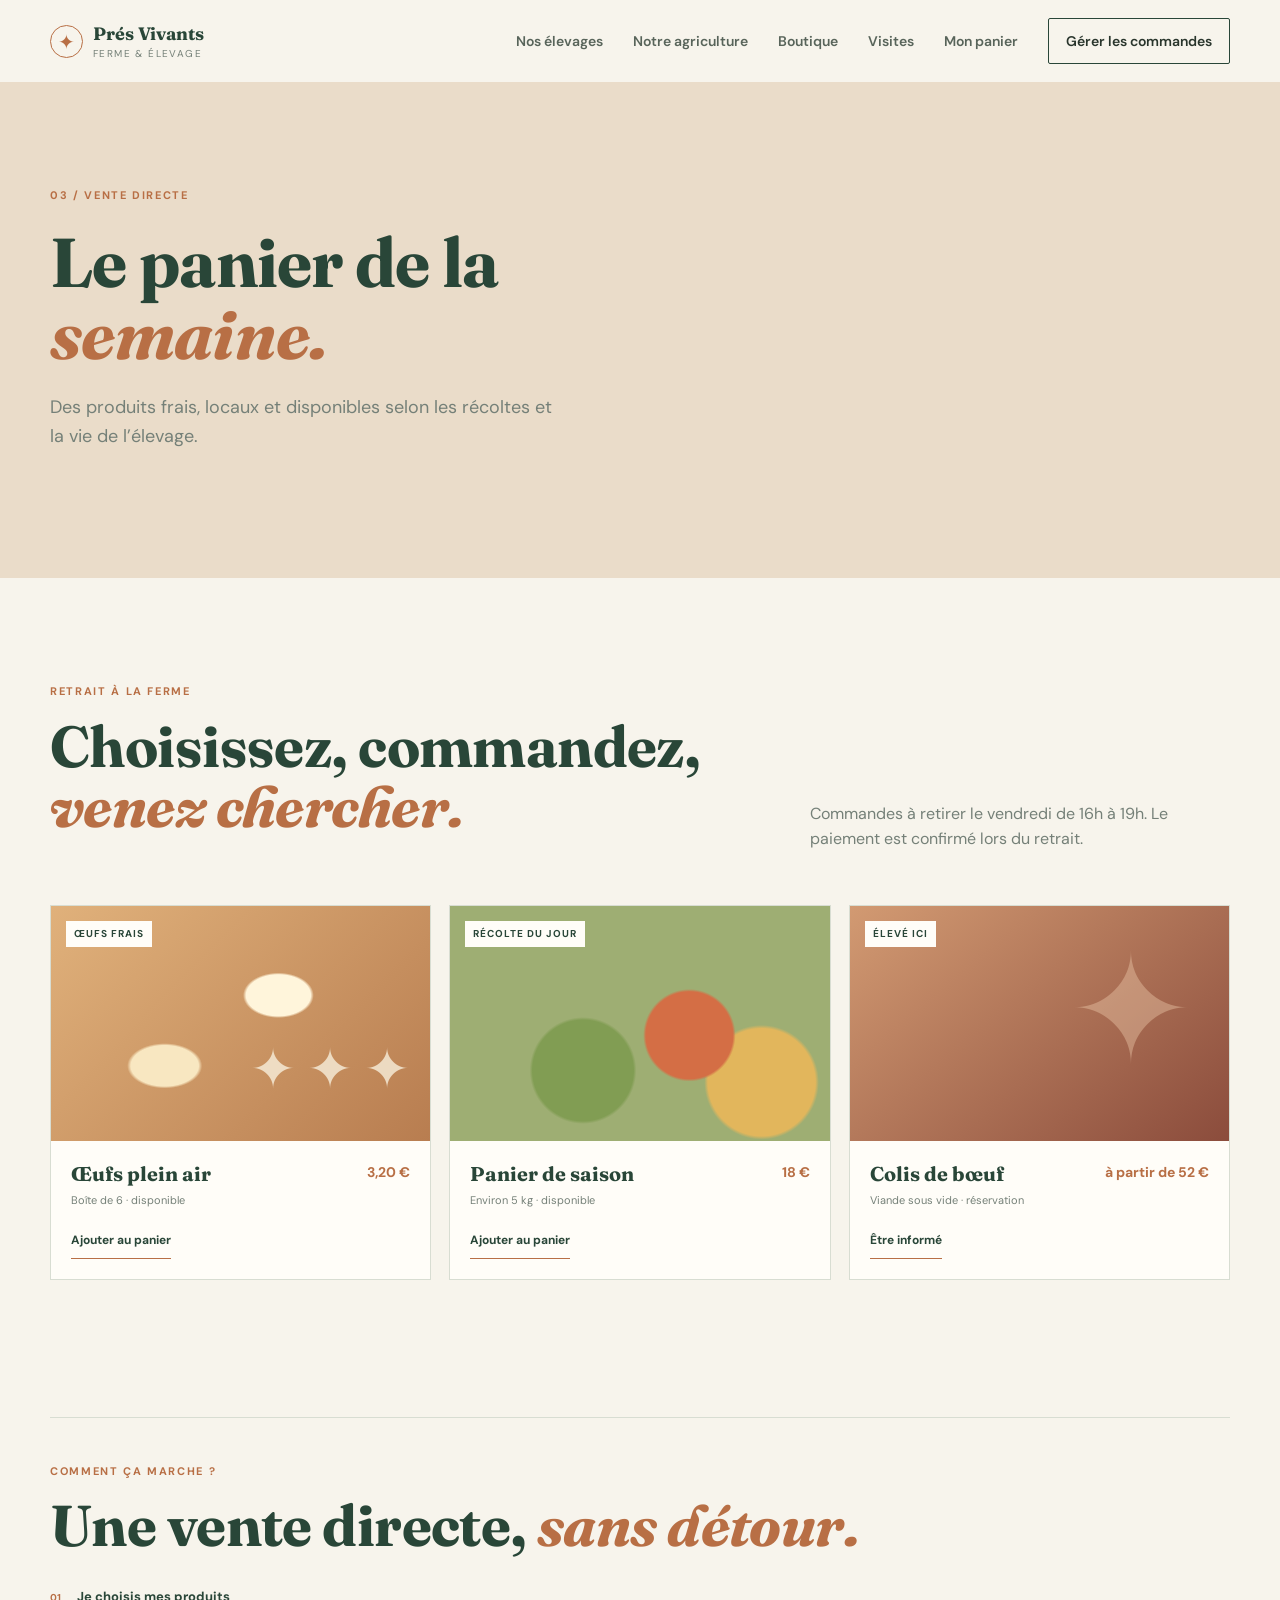
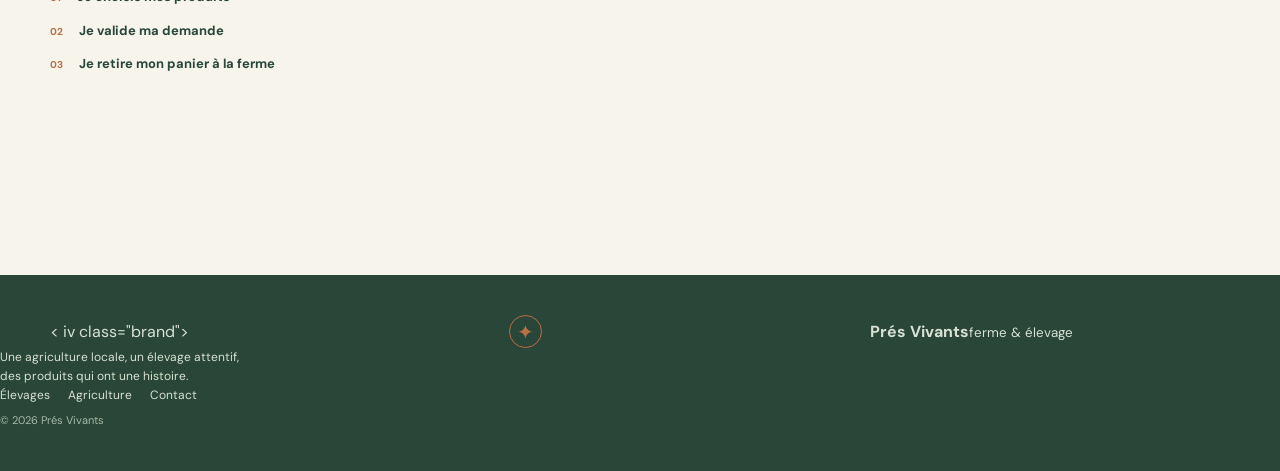
<file: pages/boutique.html>
<!doctype html>
<html lang="fr"><head><meta charset="UTF-8"><meta name="viewport" content="width=device-width, initial-scale=1.0"><title>Boutique | Prés Vivants</title><link rel="preconnect" href="https://fonts.googleapis.com"><link rel="preconnect" href="https://fonts.gstatic.com" crossorigin><link href="https://fonts.googleapis.com/css2?family=DM+Sans:wght@400;500;600;700&family=Fraunces:opsz,wght@9..144,600;9..144,700&display=swap" rel="stylesheet"><link rel="stylesheet" href="../css/styles.css"></head><body>
<header class="site-header"><a class="brand" href="index.html"><span class="brand-mark">✦</span><span><strong>Prés Vivants</strong><small>ferme & élevage</small></span></a><button class="menu-toggle" aria-expanded="false" aria-controls="main-nav">Menu</button><nav id="main-nav" class="main-nav"><a href="elevages.html">Nos élevages</a><a href="agriculture.html">Notre agriculture</a><a href="boutique.html">Boutique</a><a href="visites.html">Visites</a><a href="panier.html">Mon panier</a><a class="nav-cta" href="commandes.html">Gérer les commandes</a></nav></header>
<main class="inner-page"><section class="page-hero shop-hero"><div class="section-shell"><div class="section-label">03 / Vente directe</div><h1>Le panier de la<br><em>semaine.</em></h1><p>Des produits frais, locaux et disponibles selon les récoltes et la vie de l’élevage.</p></div></section><section class="section-shell page-content"><div class="shop-top"><div><div class="section-label">Retrait à la ferme</div><h2>Choisissez, commandez,<br><em>venez chercher.</em></h2></div><p>Commandes à retirer le vendredi de 16h à 19h. Le paiement est confirmé lors du retrait.</p></div><div class="product-grid"><article class="product"><div class="product-image eggs"><span>œufs frais</span></div><div class="product-info"><div><h3>Œufs plein air</h3><small>Boîte de 6 · disponible</small></div><strong>3,20 €</strong></div><button class="add-product" data-product="Œufs plein air">Ajouter au panier</button></article><article class="product"><div class="product-image vegetables"><span>récolte du jour</span></div><div class="product-info"><div><h3>Panier de saison</h3><small>Environ 5 kg · disponible</small></div><strong>18 €</strong></div><button class="add-product" data-product="Panier de saison">Ajouter au panier</button></article><article class="product"><div class="product-image meat"><span>élevé ici</span></div><div class="product-info"><div><h3>Colis de bœuf</h3><small>Viande sous vide · réservation</small></div><strong>à partir de 52 €</strong></div><button class="add-product" data-product="Colis de bœuf">Être informé</button></article></div><div class="cart-notice" role="status" aria-live="polite"></div><div class="order-note"><div class="section-label">Comment ça marche ?</div><h2>Une vente directe, <em>sans détour.</em></h2><div class="values"><span><b>01</b> Je choisis mes produits</span><span><b>02</b> Je valide ma demande</span><span><b>03</b> Je retire mon panier à la ferme</span></div></div></section></main>
<footer class="site-footer"><div class="section-shell footer-inner"><  iv class="brand"><span class="brand-mark">✦</span><span><strong>Prés Vivants</strong><small>ferme & élevage</small></span></div><p>Une agriculture locale, un élevage attentif,<br>des produits qui ont une histoire.</p><div class="footer-links"><a href="elevages.html">Élevages</a><a href="agriculture.html">Agriculture</a><a href="contact.html">Contact</a></div><small class="copyright">© 2026 Prés Vivants</small></div></footer><script src="../js/script.js"></script></body></html>
</file>
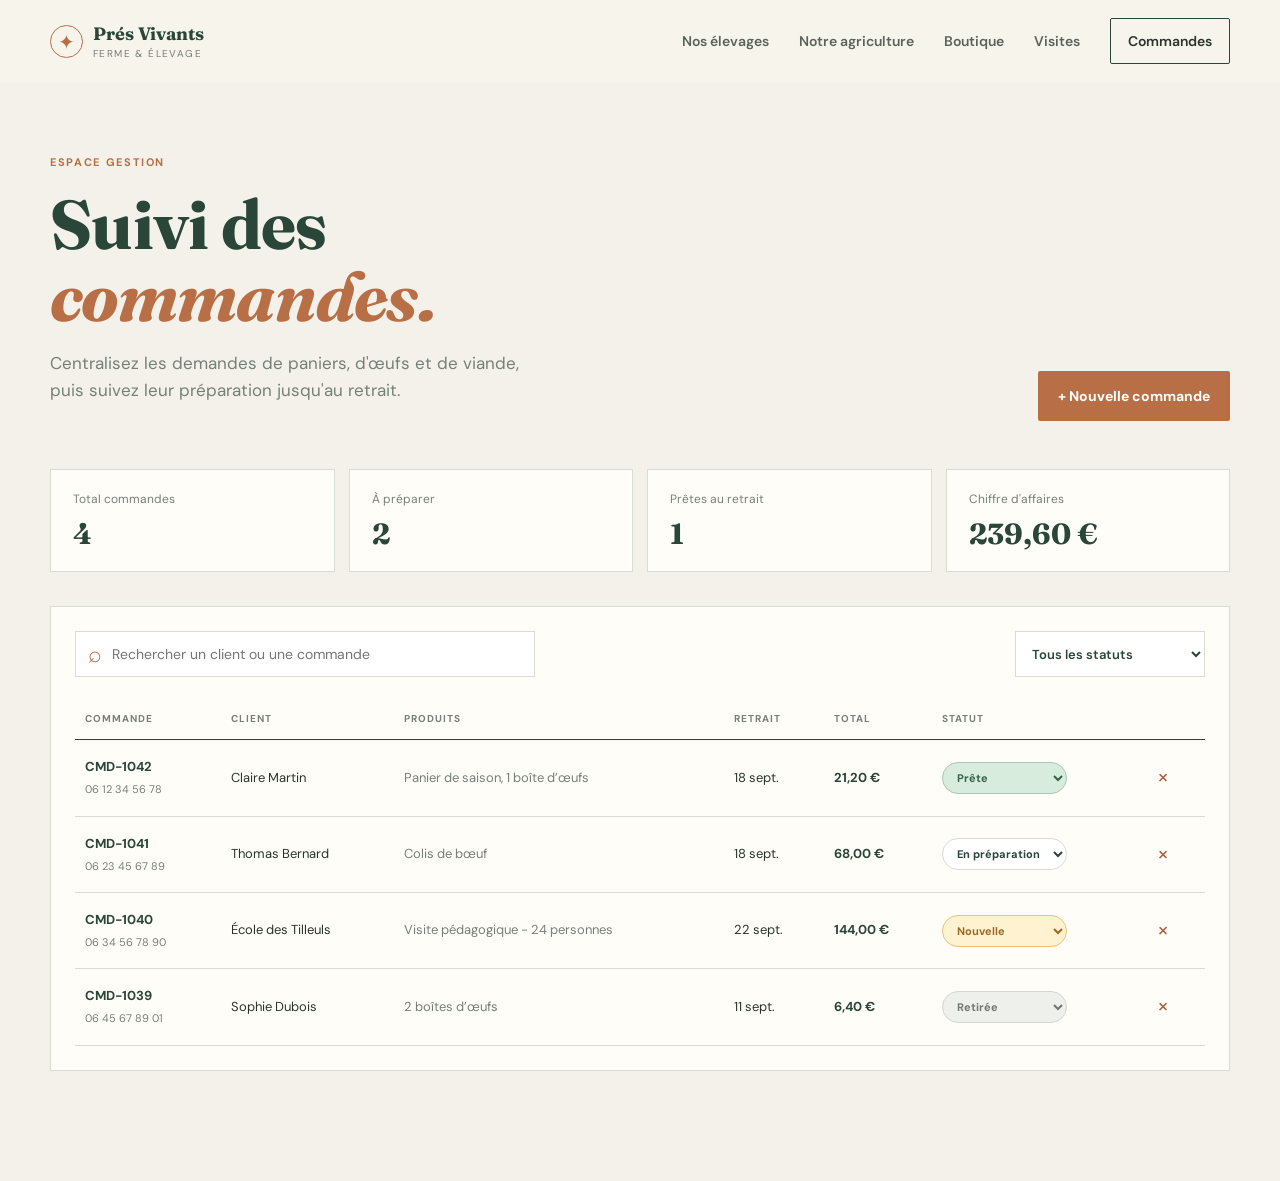
<file: pages/commandes.html>
<!doctype html>
<html lang="fr">
<head>
  <meta charset="UTF-8">
  <meta name="viewport" content="width=device-width, initial-scale=1.0">
  <meta name="description" content="Gestion des commandes de la Ferme des Prés Vivants.">
  <title>Gestion des commandes | Prés Vivants</title>
  <link rel="preconnect" href="https://fonts.googleapis.com">
  <link rel="preconnect" href="https://fonts.gstatic.com" crossorigin>
  <link href="https://fonts.googleapis.com/css2?family=DM+Sans:wght@400;500;600;700&family=Fraunces:opsz,wght@9..144,600;9..144,700&display=swap" rel="stylesheet">
  <link rel="stylesheet" href="../css/styles.css">
  <link rel="stylesheet" href="../css/styles-pages.css">
  <link rel="stylesheet" href="../css/commandes.css">
</head>
<body>
  <header class="site-header">
    <a class="brand" href="index.html" aria-label="Retour à l'accueil"><span class="brand-mark">✦</span><span><strong>Prés Vivants</strong><small>ferme & élevage</small></span></a>
    <button class="menu-toggle" aria-expanded="false" aria-controls="main-nav">Menu</button>
    <nav id="main-nav" class="main-nav" aria-label="Navigation principale">
      <a href="elevages.html">Nos élevages</a><a href="agriculture.html">Notre agriculture</a><a href="boutique.html">Boutique</a><a href="visites.html">Visites</a><a class="nav-cta" href="commandes.html">Commandes</a>
    </nav>
  </header>

  <main class="orders-page">
    <section class="orders-heading section-shell">
      <div><div class="section-label">Espace gestion</div><h1>Suivi des<br><em>commandes.</em></h1><p>Centralisez les demandes de paniers, d'œufs et de viande, puis suivez leur préparation jusqu'au retrait.</p></div>
      <button class="button button-primary" id="new-order-button" type="button">+ Nouvelle commande</button>
    </section>

    <section class="section-shell order-stats" aria-label="Résumé des commandes">
      <article><span>Total commandes</span><strong id="total-orders">0</strong></article><article><span>À préparer</span><strong id="pending-orders">0</strong></article><article><span>Prêtes au retrait</span><strong id="ready-orders">0</strong></article><article><span>Chiffre d'affaires</span><strong id="total-revenue">0,00 €</strong></article>
    </section>

    <section class="section-shell order-board">
      <div class="order-toolbar"><label class="search-box">⌕<input id="order-search" type="search" placeholder="Rechercher un client ou une commande" aria-label="Rechercher une commande"></label><select id="status-filter" aria-label="Filtrer par statut"><option value="all">Tous les statuts</option><option value="Nouvelle">Nouvelle</option><option value="En préparation">En préparation</option><option value="Prête">Prête</option><option value="Retirée">Retirée</option></select></div>
      <div class="table-wrap"><table><thead><tr><th>Commande</th><th>Client</th><th>Produits</th><th>Retrait</th><th>Total</th><th>Statut</th><th><span class="sr-only">Actions</span></th></tr></thead><tbody id="orders-table-body"></tbody></table><div id="empty-orders" class="empty-orders" hidden>Aucune commande ne correspond à votre recherche.</div></div>
    </section>
  </main>

  <dialog id="order-dialog"><form id="order-form" method="dialog"><div class="dialog-header"><div><div class="section-label">Nouvelle entrée</div><h2>Ajouter une <em>commande.</em></h2></div><button class="close-dialog" type="button" aria-label="Fermer">×</button></div><div class="form-grid"><label>Nom du client<input name="customer" required placeholder="Prénom Nom"></label><label>Téléphone<input name="phone" required placeholder="06 00 00 00 00"></label><label class="full-field">Produits<input name="products" required placeholder="Ex. panier de saison, 2 boîtes d'œufs"></label><label>Date de retrait<input name="pickup" type="date" required></label><label>Montant total<input name="total" type="number" min="0" step="0.01" required placeholder="18.00"></label></div><div class="dialog-actions"><button class="button button-outline close-dialog" type="button">Annuler</button><button class="button button-primary" type="submit">Enregistrer <span>↗</span></button></div></form></dialog>
  <script src="../js/script.js"></script><script src="../js/commandes.js"></script>
</body>
</html>
</file>
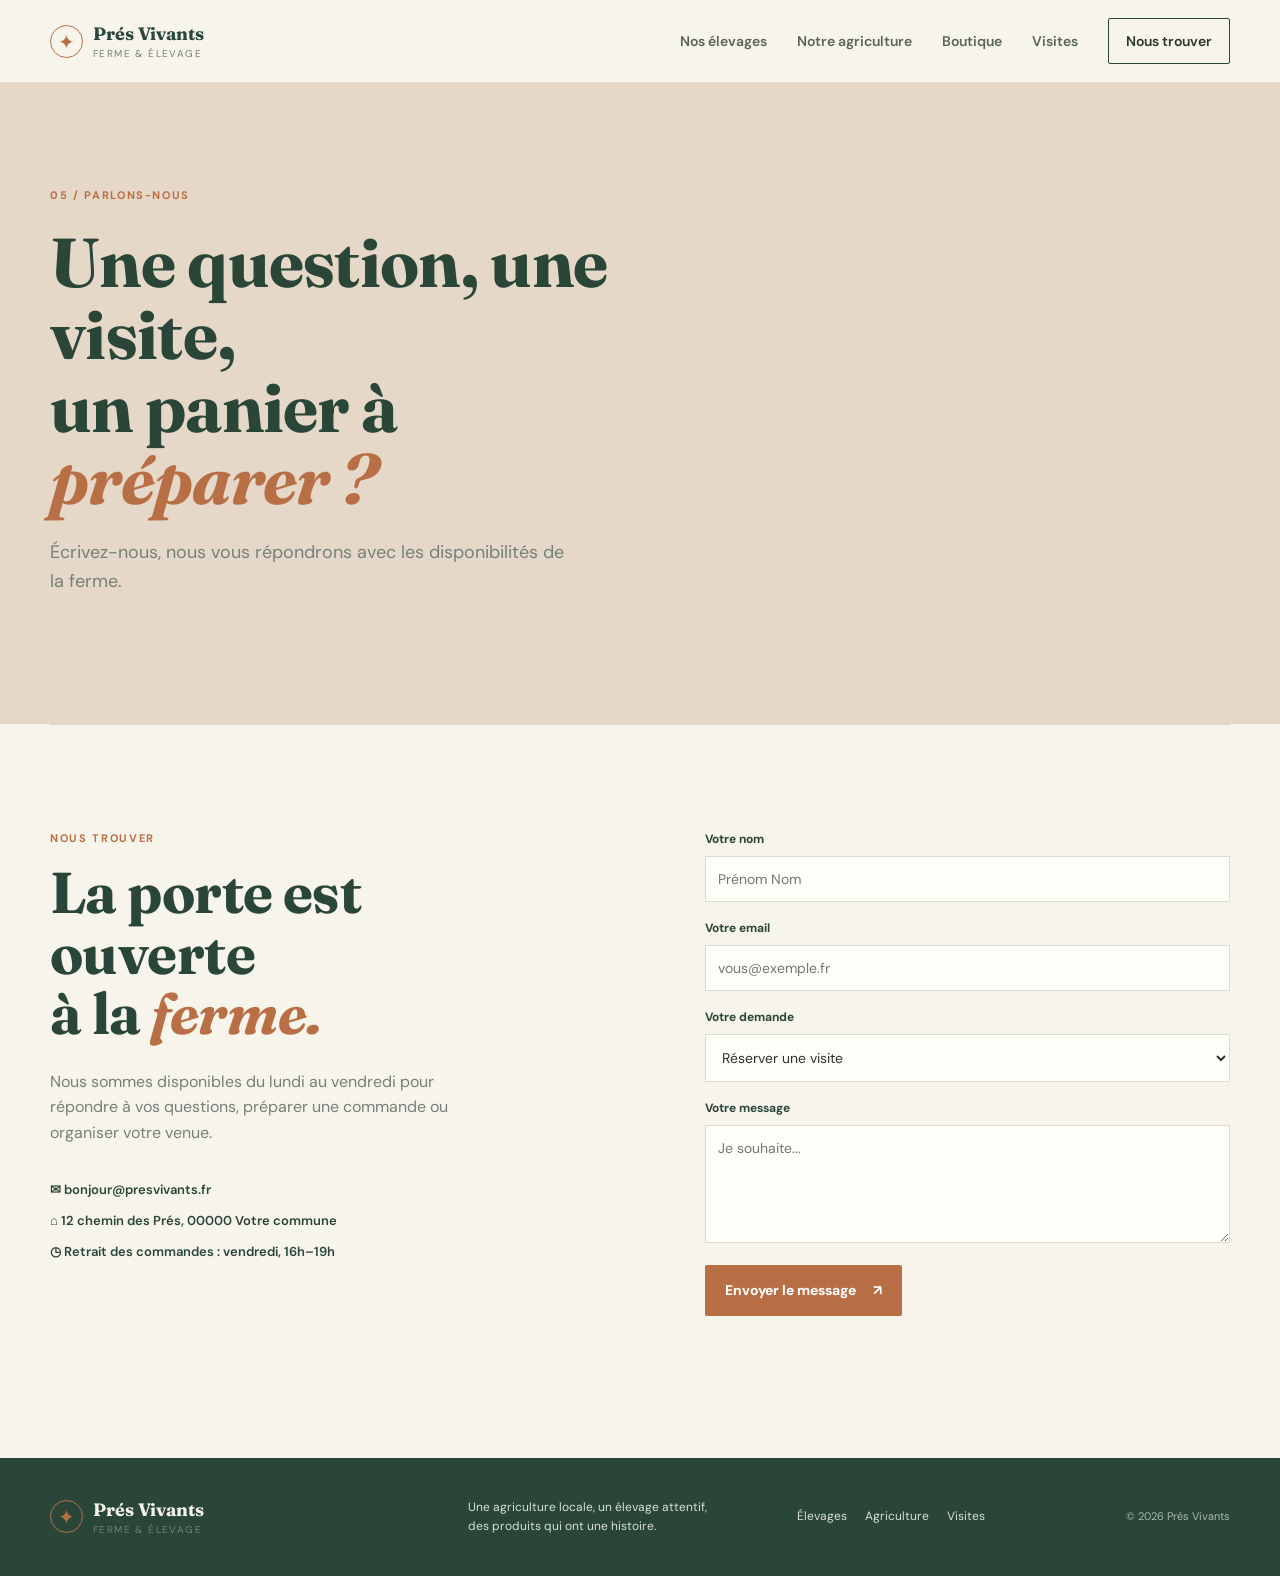
<file: pages/contact.html>
<!doctype html>
<html lang="fr"><head><meta charset="UTF-8"><meta name="viewport" content="width=device-width, initial-scale=1.0"><title>Contact | Prés Vivants</title><link rel="preconnect" href="https://fonts.googleapis.com"><link rel="preconnect" href="https://fonts.gstatic.com" crossorigin><link href="https://fonts.googleapis.com/css2?family=DM+Sans:wght@400;500;600;700&family=Fraunces:opsz,wght@9..144,600;9..144,700&display=swap" rel="stylesheet"><link rel="stylesheet" href="../css/styles.css"></head><body>
<header class="site-header"><a class="brand" href="index.html"><span class="brand-mark">✦</span><span><strong>Prés Vivants</strong><small>ferme & élevage</small></span></a><button class="menu-toggle" aria-expanded="false" aria-controls="main-nav">Menu</button><nav id="main-nav" class="main-nav"><a href="elevages.html">Nos élevages</a><a href="agriculture.html">Notre agriculture</a><a href="boutique.html">Boutique</a><a href="visites.html">Visites</a><a class="nav-cta" href="contact.html">Nous trouver</a></nav></header>
<main class="inner-page"><section class="page-hero contact-hero"><div class="section-shell"><div class="section-label">05 / Parlons-nous</div><h1>Une question, une visite,<br>un panier à <em>préparer ?</em></h1><p>Écrivez-nous, nous vous répondrons avec les disponibilités de la ferme.</p></div></section><section class="contact section-shell"><div class="contact-copy"><div class="section-label">Nous trouver</div><h2>La porte est ouverte<br>à la <em>ferme.</em></h2><p>Nous sommes disponibles du lundi au vendredi pour répondre à vos questions, préparer une commande ou organiser votre venue.</p><div class="contact-details"><span>✉ bonjour@presvivants.fr</span><span>⌂ 12 chemin des Prés, 00000 Votre commune</span><span>◷ Retrait des commandes : vendredi, 16h–19h</span></div></div><form class="contact-form"><label>Votre nom<input type="text" name="name" placeholder="Prénom Nom" required></label><label>Votre email<input type="email" name="email" placeholder="vous@exemple.fr" required></label><label>Votre demande<select name="subject"><option>Réserver une visite</option><option>Commander un panier</option><option>Poser une question</option></select></label><label>Votre message<textarea name="message" rows="5" placeholder="Je souhaite..." required></textarea></label><button class="button button-primary" type="submit">Envoyer le message <span>↗</span></button><p class="form-message" role="status"></p></form></section></main>
<footer class="site-footer"><div class="section-shell footer-inner"><div class="brand"><span class="brand-mark">✦</span><span><strong>Prés Vivants</strong><small>ferme & élevage</small></span></div><p>Une agriculture locale, un élevage attentif,<br>des produits qui ont une histoire.</p><div class="footer-links"><a href="elevages.html">Élevages</a><a href="agriculture.html">Agriculture</a><a href="visites.html">Visites</a></div><small class="copyright">© 2026 Prés Vivants</small></div></footer><script src="../js/script.js"></script></body></html>
</file>
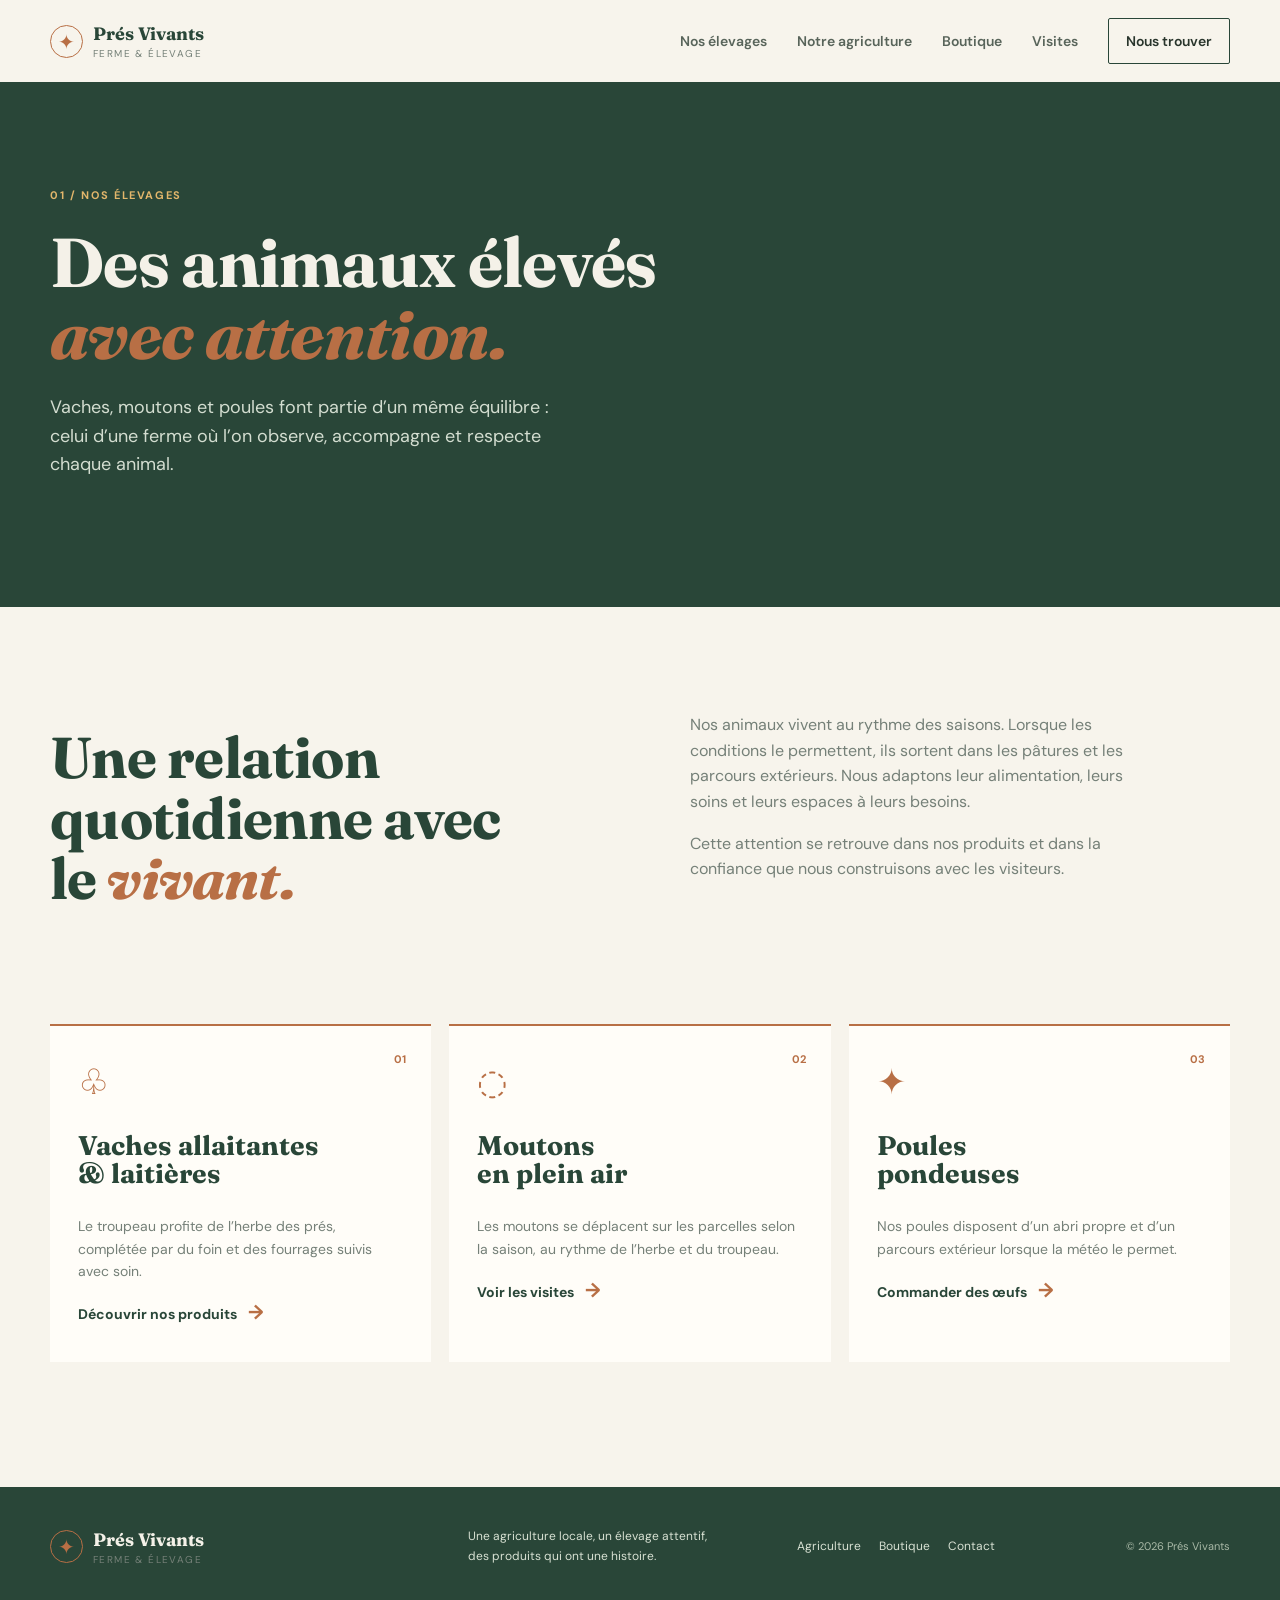
<file: pages/elevages.html>
<!doctype html>
<html lang="fr">
<head>
<meta charset="UTF-8"><meta name="viewport" content="width=device-width, initial-scale=1.0"><title>Nos élevages | Prés Vivants</title>
<link rel="preconnect" href="https://fonts.googleapis.com"><link rel="preconnect" href="https://fonts.gstatic.com" crossorigin><link href="https://fonts.googleapis.com/css2?family=DM+Sans:wght@400;500;600;700&family=Fraunces:opsz,wght@9..144,600;9..144,700&display=swap" rel="stylesheet"><link rel="stylesheet" href="../css/styles.css"><link rel="stylesheet" href="../css/styles-pages.css">
</head>
<body>
<header class="site-header"><a class="brand" href="index.html"><span class="brand-mark">✦</span><span><strong>Prés Vivants</strong><small>ferme & élevage</small></span></a><button class="menu-toggle" aria-expanded="false" aria-controls="main-nav">Menu</button><nav id="main-nav" class="main-nav"><a href="elevages.html">Nos élevages</a><a href="agriculture.html">Notre agriculture</a><a href="boutique.html">Boutique</a><a href="visites.html">Visites</a><a class="nav-cta" href="contact.html">Nous trouver</a></nav></header>
<main class="inner-page"><section class="page-hero dark-band"><div class="section-shell"><div class="section-label light">01 / Nos élevages</div><h1>Des animaux élevés<br><em>avec attention.</em></h1><p>Vaches, moutons et poules font partie d’un même équilibre : celui d’une ferme où l’on observe, accompagne et respecte chaque animal.</p></div></section><section class="section-shell page-content"><div class="intro-grid"><h2>Une relation quotidienne avec le <em>vivant.</em></h2><div><p>Nos animaux vivent au rythme des saisons. Lorsque les conditions le permettent, ils sortent dans les pâtures et les parcours extérieurs. Nous adaptons leur alimentation, leurs soins et leurs espaces à leurs besoins.</p><p>Cette attention se retrouve dans nos produits et dans la confiance que nous construisons avec les visiteurs.</p></div></div><div class="animal-detail-grid"><article class="animal-detail"><span class="detail-number">01</span><div class="animal-icon">♧</div><h3>Vaches allaitantes<br>& laitières</h3><p>Le troupeau profite de l’herbe des prés, complétée par du foin et des fourrages suivis avec soin.</p><a class="text-link" href="boutique.html">Découvrir nos produits <span>→</span></a></article><article class="animal-detail"><span class="detail-number">02</span><div class="animal-icon">◌</div><h3>Moutons<br>en plein air</h3><p>Les moutons se déplacent sur les parcelles selon la saison, au rythme de l’herbe et du troupeau.</p><a class="text-link" href="visites.html">Voir les visites <span>→</span></a></article><article class="animal-detail"><span class="detail-number">03</span><div class="animal-icon">✦</div><h3>Poules<br>pondeuses</h3><p>Nos poules disposent d’un abri propre et d’un parcours extérieur lorsque la météo le permet.</p><a class="text-link" href="boutique.html">Commander des œufs <span>→</span></a></article></div></section></main>
<footer class="site-footer"><div class="section-shell footer-inner"><div class="brand"><span class="brand-mark">✦</span><span><strong>Prés Vivants</strong><small>ferme & élevage</small></span></div><p>Une agriculture locale, un élevage attentif,<br>des produits qui ont une histoire.</p><div class="footer-links"><a href="agriculture.html">Agriculture</a><a href="boutique.html">Boutique</a><a href="contact.html">Contact</a></div><small class="copyright">© 2026 Prés Vivants</small></div></footer><script src="../js/script.js"></script>
</body></html>
</file>
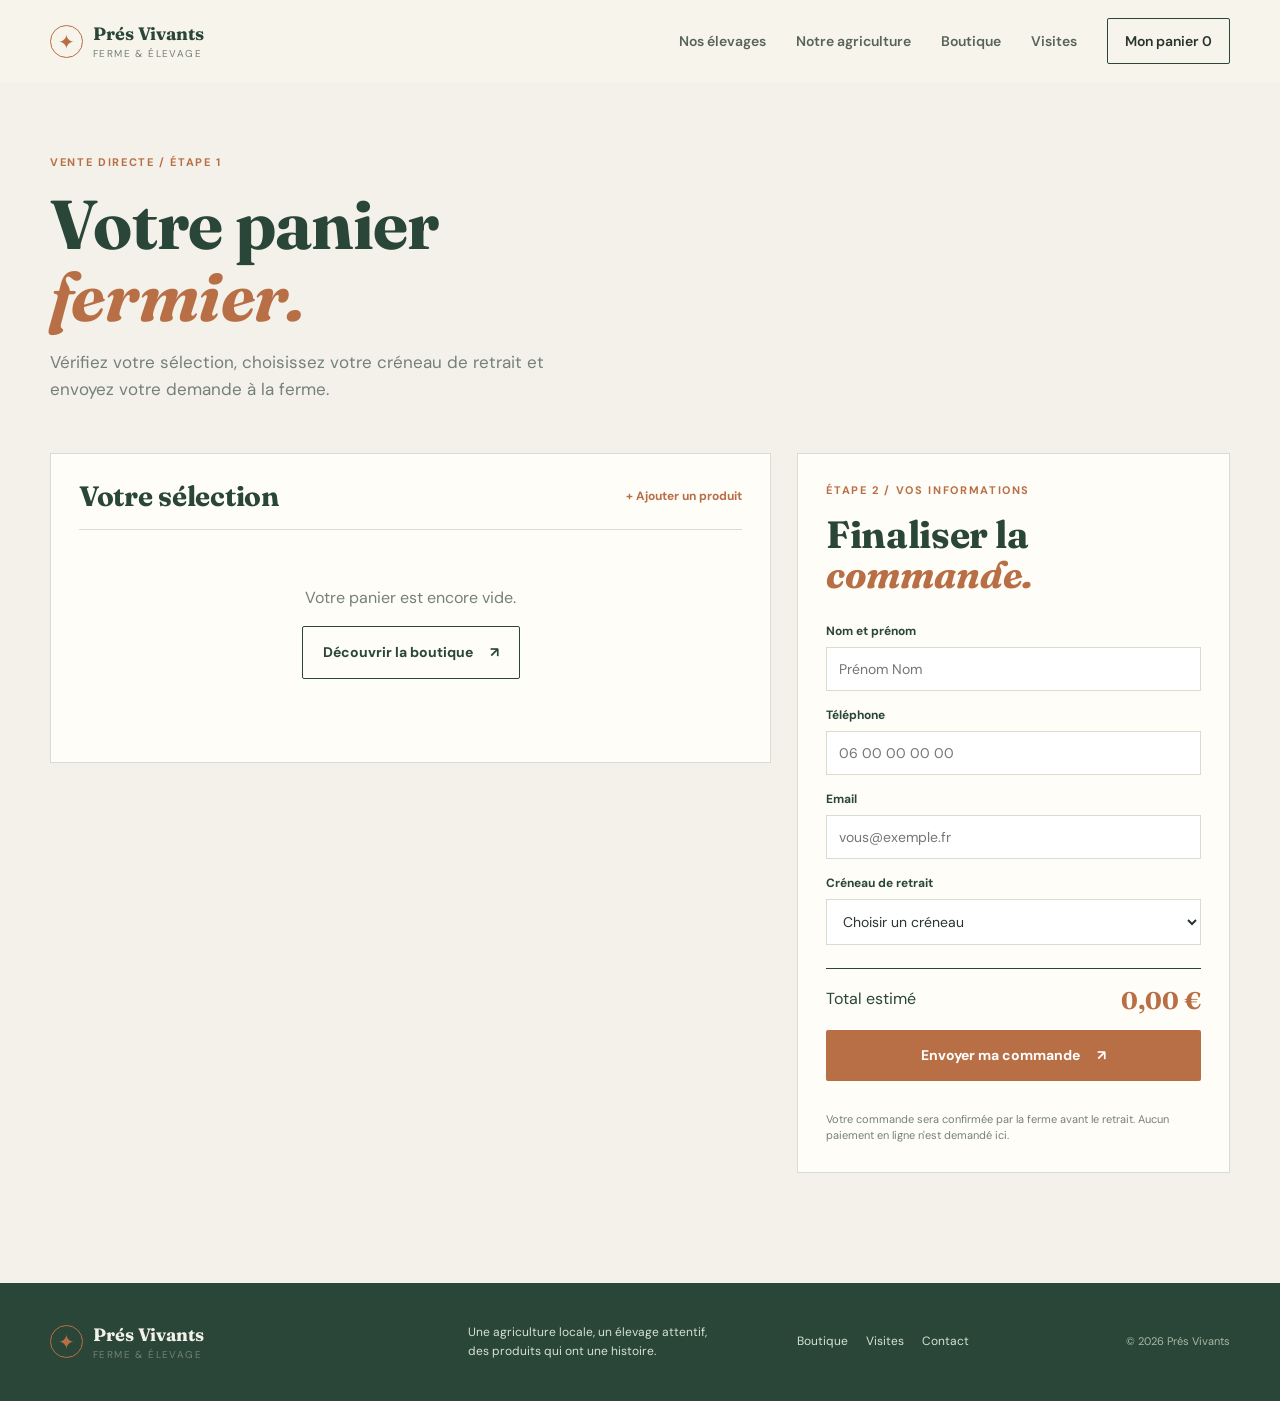
<file: pages/panier.html>
<!doctype html>
<html lang="fr">
<head>
  <meta charset="UTF-8">
  <meta name="viewport" content="width=device-width, initial-scale=1.0">
  <meta name="description" content="Validez votre panier et transmettez votre commande à la Ferme des Prés Vivants.">
  <title>Mon panier | Prés Vivants</title>
  <link rel="preconnect" href="https://fonts.googleapis.com">
  <link rel="preconnect" href="https://fonts.gstatic.com" crossorigin>
  <link href="https://fonts.googleapis.com/css2?family=DM+Sans:wght@400;500;600;700&family=Fraunces:opsz,wght@9..144,600;9..144,700&display=swap" rel="stylesheet">
  <link rel="stylesheet" href="../css/styles.css">
  <link rel="stylesheet" href="../css/styles-pages.css">
  <link rel="stylesheet" href="../css/panier.css">
</head>
<body>
  <header class="site-header">
    <a class="brand" href="index.html"><span class="brand-mark">✦</span><span><strong>Prés Vivants</strong><small>ferme & élevage</small></span></a>
    <button class="menu-toggle" aria-expanded="false" aria-controls="main-nav">Menu</button>
    <nav id="main-nav" class="main-nav" aria-label="Navigation principale"><a href="elevages.html">Nos élevages</a><a href="agriculture.html">Notre agriculture</a><a href="boutique.html">Boutique</a><a href="visites.html">Visites</a><a class="nav-cta" href="panier.html">Mon panier <span id="cart-count">0</span></a></nav>
  </header>

  <main class="cart-page">
    <section class="section-shell cart-heading"><div class="section-label">Vente directe / Étape 1</div><h1>Votre panier<br><em>fermier.</em></h1><p>Vérifiez votre sélection, choisissez votre créneau de retrait et envoyez votre demande à la ferme.</p></section>
    <section class="section-shell cart-layout">
      <div class="cart-items-panel"><div class="panel-title"><h2>Votre sélection</h2><a href="boutique.html">+ Ajouter un produit</a></div><div id="cart-items"></div><div id="cart-empty" class="cart-empty" hidden><p>Votre panier est encore vide.</p><a class="button button-outline" href="boutique.html">Découvrir la boutique <span>↗</span></a></div></div>
      <form id="checkout-form" class="checkout-panel"><div class="section-label">Étape 2 / Vos informations</div><h2>Finaliser la<br><em>commande.</em></h2><label>Nom et prénom<input name="customer" required placeholder="Prénom Nom"></label><label>Téléphone<input name="phone" required placeholder="06 00 00 00 00"></label><label>Email<input type="email" name="email" required placeholder="vous@exemple.fr"></label><label>Créneau de retrait<select name="pickup" required><option value="">Choisir un créneau</option><option value="Vendredi 16h - 17h">Vendredi 16h - 17h</option><option value="Vendredi 17h - 18h">Vendredi 17h - 18h</option><option value="Vendredi 18h - 19h">Vendredi 18h - 19h</option></select></label><div class="cart-total"><span>Total estimé</span><strong id="cart-total">0,00 €</strong></div><button class="button button-primary" type="submit">Envoyer ma commande <span>↗</span></button><p id="checkout-message" class="checkout-message" role="status"></p><small class="checkout-note">Votre commande sera confirmée par la ferme avant le retrait. Aucun paiement en ligne n'est demandé ici.</small></form>
    </section>
  </main>
  <footer class="site-footer"><div class="section-shell footer-inner"><div class="brand"><span class="brand-mark">✦</span><span><strong>Prés Vivants</strong><small>ferme & élevage</small></span></div><p>Une agriculture locale, un élevage attentif,<br>des produits qui ont une histoire.</p><div class="footer-links"><a href="boutique.html">Boutique</a><a href="visites.html">Visites</a><a href="contact.html">Contact</a></div><small class="copyright">© 2026 Prés Vivants</small></div></footer>
  <script src="../js/script.js"></script><script src="../js/panier.js"></script>
</body>
</html>
</file>
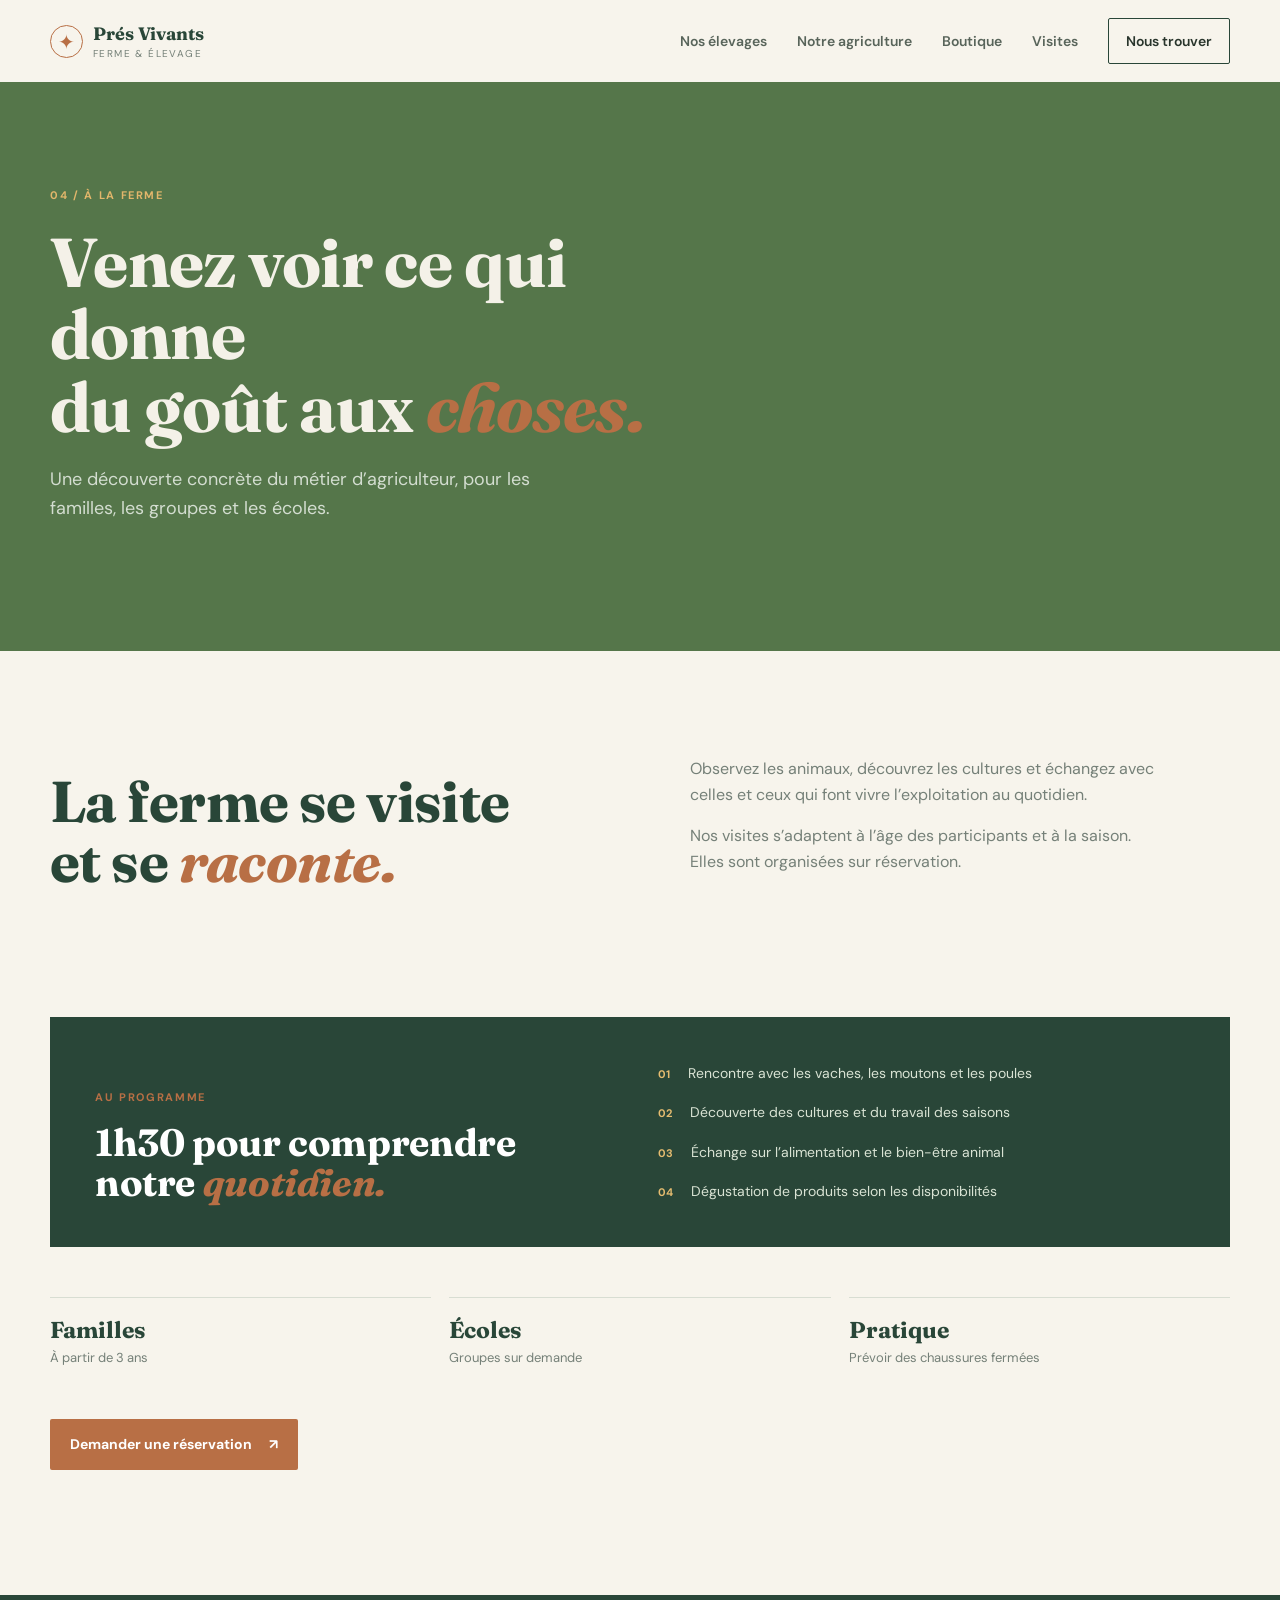
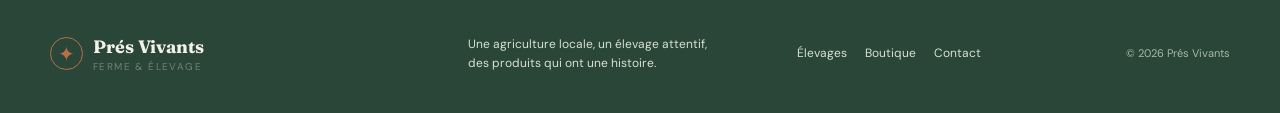
<file: pages/visites.html>
<!doctype html>
<html lang="fr"><head><meta charset="UTF-8"><meta name="viewport" content="width=device-width, initial-scale=1.0"><title>Visites à la ferme | Prés Vivants</title><link rel="preconnect" href="https://fonts.googleapis.com"><link rel="preconnect" href="https://fonts.gstatic.com" crossorigin><link href="https://fonts.googleapis.com/css2?family=DM+Sans:wght@400;500;600;700&family=Fraunces:opsz,wght@9..144,600;9..144,700&display=swap" rel="stylesheet"><link rel="stylesheet" href="../css/styles.css"></head><body>
<header class="site-header"><a class="brand" href="index.html"><span class="brand-mark">✦</span><span><strong>Prés Vivants</strong><small>ferme & élevage</small></span></a><button class="menu-toggle" aria-expanded="false" aria-controls="main-nav">Menu</button><nav id="main-nav" class="main-nav"><a href="elevages.html">Nos élevages</a><a href="agriculture.html">Notre agriculture</a><a href="boutique.html">Boutique</a><a href="visites.html">Visites</a><a class="nav-cta" href="contact.html">Nous trouver</a></nav></header>
<main class="inner-page"><section class="page-hero visit-hero"><div class="section-shell"><div class="section-label light">04 / À la ferme</div><h1>Venez voir ce qui donne<br>du goût aux <em>choses.</em></h1><p>Une découverte concrète du métier d’agriculteur, pour les familles, les groupes et les écoles.</p></div></section><section class="section-shell page-content"><div class="intro-grid"><h2>La ferme se visite<br>et se <em>raconte.</em></h2><div><p>Observez les animaux, découvrez les cultures et échangez avec celles et ceux qui font vivre l’exploitation au quotidien.</p><p>Nos visites s’adaptent à l’âge des participants et à la saison. Elles sont organisées sur réservation.</p></div></div><div class="visit-program"><div><div class="section-label">Au programme</div><h2>1h30 pour comprendre<br>notre <em>quotidien.</em></h2></div><div class="program-list"><span><b>01</b> Rencontre avec les vaches, les moutons et les poules</span><span><b>02</b> Découverte des cultures et du travail des saisons</span><span><b>03</b> Échange sur l’alimentation et le bien-être animal</span><span><b>04</b> Dégustation de produits selon les disponibilités</span></div></div><div class="visit-info-grid"><div><strong>Familles</strong><span>À partir de 3 ans</span></div><div><strong>Écoles</strong><span>Groupes sur demande</span></div><div><strong>Pratique</strong><span>Prévoir des chaussures fermées</span></div></div><a class="button button-primary" href="contact.html">Demander une réservation <span>↗</span></a></section></main>
<footer class="site-footer"><div class="section-shell footer-inner"><div class="brand"><span class="brand-mark">✦</span><span><strong>Prés Vivants</strong><small>ferme & élevage</small></span></div><p>Une agriculture locale, un élevage attentif,<br>des produits qui ont une histoire.</p><div class="footer-links"><a href="elevages.html">Élevages</a><a href="boutique.html">Boutique</a><a href="contact.html">Contact</a></div><small class="copyright">© 2026 Prés Vivants</small></div></footer><script src="../js/script.js"></script></body></html>
</file>
<file: css/styles.css>
@import url("styles-pages.css");
:root{--forest:#294638;--green:#55764a;--sage:#dbe4d4;--cream:#f7f4ec;--paper:#fffdf8;--clay:#b86f45;--gold:#d6a84f;--ink:#29352c;--muted:#758078;--line:#d8ddd2;--serif:'Fraunces',Georgia,serif;--sans:'DM Sans',Arial,sans-serif}*{box-sizing:border-box}html{scroll-behavior:smooth}body{margin:0;background:var(--cream);color:var(--ink);font:400 16px/1.6 var(--sans)}a{color:inherit;text-decoration:none}button{font:inherit;cursor:pointer}.section-shell{width:min(1180px,calc(100% - 48px));margin:auto}.site-header{height:82px;display:flex;align-items:center;justify-content:space-between;padding:0 max(24px,calc((100vw - 1180px)/2));background:var(--cream);position:relative;z-index:5}.brand{display:inline-flex;align-items:center;gap:10px;color:var(--forest)}.brand-mark{width:33px;height:33px;display:grid;place-items:center;border:1px solid var(--clay);border-radius:50%;color:var(--clay);font-size:20px}.brand strong,.brand small{display:block;line-height:1.05}.brand strong{font:700 18px var(--serif)}.brand small{font-size:10px;letter-spacing:.14em;text-transform:uppercase;color:var(--muted);margin-top:4px}.main-nav{display:flex;align-items:center;gap:30px;font-size:14px;font-weight:600}.main-nav a:not(.nav-cta){color:#58645a}.main-nav a:hover{color:var(--clay)}.nav-cta{padding:11px 17px;border:1px solid var(--forest);border-radius:2px}.menu-toggle{display:none;background:none;border:0;color:var(--forest);font-weight:600}.hero{min-height:620px;display:grid;grid-template-columns:45% 55%;align-items:center;padding:54px 0 80px}.eyebrow,.section-label{text-transform:uppercase;letter-spacing:.15em;font-size:11px;font-weight:700;color:var(--clay)}h1,h2,h3,p{margin-top:0}h1,h2{font-family:var(--serif);font-weight:700;line-height:1.05;letter-spacing:-.01em}h1{font-size:clamp(44px,5.4vw,72px);max-width:620px;margin:21px 0 26px;color:var(--forest)}h2{font-size:clamp(38px,4.5vw,58px);color:var(--forest);margin:16px 0 24px}h1 em,h2 em{font-style:italic;color:var(--clay)}.hero-lead{max-width:455px;font-size:18px;color:#617066}.hero-actions{display:flex;gap:28px;align-items:center;margin:34px 0}.button{display:inline-flex;align-items:center;gap:17px;padding:14px 20px;border:0;border-radius:2px;font-weight:700;font-size:14px;transition:transform .2s,background .2s}.button:hover{transform:translateY(-2px)}.button-primary{background:var(--clay);color:#fff}.button-primary:hover{background:#9f5938}.button-outline{border:1px solid var(--forest);color:var(--forest);background:transparent}.button-light{background:var(--cream);color:var(--forest)}.text-link{font-weight:700;font-size:14px;color:var(--forest)}.text-link span{margin-left:8px;color:var(--clay);font-size:20px}.hero-note{font-size:12px;color:var(--muted)}.status-dot{display:inline-block;width:8px;height:8px;background:var(--green);border-radius:50%;margin-right:7px}.hero-art{height:505px;background:#c4d3b8;position:relative;overflow:hidden;border-radius:220px 220px 4px 4px}.sun{width:125px;height:125px;border-radius:50%;background:#efc86e;position:absolute;top:55px;right:105px}.hill{position:absolute;border-radius:50% 50% 0 0/100% 100% 0 0;transform:rotate(-4deg)}.hill-back{height:270px;width:700px;background:#a7bb93;bottom:54px;left:-140px}.hill-front{height:230px;width:720px;background:#6f9363;bottom:-85px;right:-80px}.barn{position:absolute;bottom:91px;left:50%;width:125px;height:96px;background:#a85e3f}.barn:before{content:'';position:absolute;border-left:78px solid transparent;border-right:78px solid transparent;border-bottom:63px solid #854c39;top:-50px;left:-15px}.barn span{display:block;width:31px;height:51px;background:#6d4a35;margin:45px auto 0}.cow{position:absolute;bottom:90px;left:94px;width:118px;height:61px;background:#f7f2df;border-radius:47% 42% 36% 45%;transform:rotate(-4deg)}.cow:before{content:'';position:absolute;right:-23px;top:15px;width:43px;height:37px;background:#6e5947;border-radius:40%}.cow:after{content:'';position:absolute;left:20px;bottom:-28px;width:9px;height:33px;background:#4e5546;box-shadow:63px 0 #4e5546}.cow i{position:absolute;left:29px;top:15px;width:37px;height:24px;background:#907762;border-radius:50%}.cow b{position:absolute;right:-25px;top:3px;width:15px;height:8px;border-radius:50%;border:2px solid #685442}.cow strong{position:absolute;right:-25px;top:25px;width:5px;height:5px;background:#272d27;border-radius:50%}.grass{position:absolute;bottom:7px;width:70px;height:55px;border-left:2px solid #3e653e;transform:skew(-18deg);opacity:.8}.grass-one{left:25px}.grass-two{right:40px}.art-caption{position:absolute;bottom:19px;left:28px;color:#fff;font:600 14px/1.2 var(--serif)}.art-caption small{font:400 11px var(--sans);opacity:.85}.intro{padding:110px 0 125px}.intro-grid{display:grid;grid-template-columns:1fr 1fr;gap:100px}.intro-grid h2{max-width:500px}.intro-grid p{color:var(--muted);max-width:470px}.intro-grid .text-link{display:inline-block;margin-top:13px}.dark-band{background:var(--forest);padding:100px 0 110px;color:#eef2e9}.section-label.light{color:#e2b66b}.section-heading{display:flex;justify-content:space-between;align-items:end;margin-bottom:48px}.section-heading h2{color:#f4f1e8}.section-heading p{max-width:260px;color:#bfcabd}.animal-grid{display:grid;grid-template-columns:repeat(3,1fr);gap:16px}.animal-card{min-height:300px;padding:31px;background:#385846;border-top:2px solid var(--gold);transition:transform .2s}.animal-card:hover{transform:translateY(-5px)}.sheep-card{background:#42674f}.hen-card{background:#6b6745}.animal-icon{font-size:35px;color:#e0bd70;margin-bottom:34px}.animal-card h3{font:700 28px var(--serif);margin-bottom:10px;color:#fff}.animal-card p{font-size:14px;color:#d3ddd0;max-width:275px}.animal-card a{display:inline-block;margin-top:15px;color:#e8c476;font-size:13px;font-weight:700}.animal-card a span{font-size:18px;margin-left:7px}.season{display:grid;grid-template-columns:1fr 1fr;gap:95px;padding-top:130px;padding-bottom:130px;align-items:center}.season-visual{height:430px;background:#d59e62;position:relative;overflow:hidden}.season-visual:after{content:'';position:absolute;inset:0;background:repeating-linear-gradient(72deg,transparent 0 30px,rgba(100,66,35,.12) 31px 33px);transform:translateY(35%)}.season-stamp{position:absolute;z-index:1;top:24px;left:24px;width:78px;height:78px;border:1px solid #fff;border-radius:50%;display:grid;place-items:center;text-align:center;color:#fff;font:700 12px/1.1 var(--serif);transform:rotate(-10deg)}.crate{position:absolute;z-index:1;bottom:43px;left:55px;padding:22px 29px;background:#dfe6d0;color:var(--forest);box-shadow:10px 10px 0 rgba(79,82,45,.2)}.crate span{display:block;font-size:10px;letter-spacing:.2em;color:var(--clay);font-weight:700}.crate strong{display:block;margin-top:6px;font:700 28px/.95 var(--serif)}.season-copy p,.shop-top p{max-width:420px;color:var(--muted)}.values{display:grid;gap:13px;margin:30px 0}.values span{font-size:13px;color:var(--forest);font-weight:700}.values b{font-size:10px;color:var(--clay);margin-right:13px}.shop{padding:110px 0 125px}.shop-top{display:flex;justify-content:space-between;align-items:end;margin-bottom:43px}.shop-top p{margin-bottom:10px}.product-grid{display:grid;grid-template-columns:repeat(3,1fr);gap:18px}.product{background:var(--paper);border:1px solid var(--line);padding-bottom:20px}.product-image{height:235px;position:relative;overflow:hidden}.product-image span{position:absolute;top:15px;left:15px;background:var(--paper);padding:5px 8px;font-size:10px;letter-spacing:.1em;text-transform:uppercase;font-weight:700;color:var(--forest);z-index:2}.eggs{background:radial-gradient(ellipse at 30% 68%,#f8e7c1 0 9%,transparent 10%),radial-gradient(ellipse at 60% 38%,#fff5db 0 10%,transparent 11%),linear-gradient(135deg,#e0b17b,#b87d50)}.eggs:after{content:'✦  ✦  ✦';position:absolute;bottom:28px;right:20px;font-size:55px;color:#f8efdc;opacity:.8}.vegetables{background:radial-gradient(circle at 35% 70%,#819d53 0 17%,transparent 18%),radial-gradient(circle at 63% 55%,#d46e45 0 16%,transparent 17%),radial-gradient(circle at 82% 75%,#e2b65c 0 15%,transparent 16%),#9eae73}.meat{background:linear-gradient(140deg,#d29a72,#8b4c3c)}.meat:after{content:'✦';position:absolute;right:35px;bottom:10px;color:#f1cfb0;font-size:150px;opacity:.4}.product-info{display:flex;justify-content:space-between;gap:15px;padding:20px 20px 13px}.product h3{font:700 20px var(--serif);margin:0;color:var(--forest)}.product small{color:var(--muted);font-size:11px}.product-info>strong{color:var(--clay);font-size:14px;white-space:nowrap}.add-product{margin:0 20px;border:0;border-bottom:1px solid var(--clay);background:transparent;color:var(--forest);font-size:12px;font-weight:700;padding:7px 0}.cart-notice{min-height:24px;color:var(--green);font-size:13px;font-weight:600;margin-top:18px}.visit-band{background:var(--green);color:#fff;padding:100px 0}.visit-inner{display:grid;grid-template-columns:1.1fr .9fr;gap:100px;align-items:end}.visit-copy h2{color:#fff}.visit-copy p{max-width:450px;color:#e2eade;margin-bottom:30px}.visit-facts{border-top:1px solid rgba(255,255,255,.35);display:grid;grid-template-columns:repeat(3,1fr);gap:20px;padding-top:28px}.visit-facts strong,.visit-facts span{display:block}.visit-facts strong{font:700 20px var(--serif);color:#f4d28a}.visit-facts span{font-size:12px;color:#d2dfd0;margin-top:4px}.quotes{padding:125px 0}.quote-content{max-width:780px;margin:45px auto 30px;text-align:center}.quote-content blockquote{font:600 clamp(27px,3.5vw,44px)/1.15 var(--serif);color:var(--forest);margin:0}.quote-content p{font-size:12px;color:var(--clay);margin-top:28px}.quote-dots{text-align:center}.quote-dots span{display:inline-block;width:6px;height:6px;border-radius:50%;background:#cbd3c4;margin:0 4px}.quote-dots .active{background:var(--clay)}.contact{display:grid;grid-template-columns:1fr 1fr;gap:130px;padding:85px 0 125px;border-top:1px solid var(--line)}.contact-copy p{max-width:400px;color:var(--muted)}.contact-details{display:grid;gap:10px;color:var(--forest);font-size:13px;font-weight:600;margin-top:35px}.contact-form{display:grid;gap:17px;align-content:start}.contact-form label{display:grid;gap:7px;font-size:12px;font-weight:700;color:var(--forest)}input,textarea{font:400 14px var(--sans);padding:13px 12px;border:1px solid var(--line);background:var(--paper);color:var(--ink);border-radius:0;resize:vertical}input:focus,textarea:focus{outline:2px solid var(--gold);border-color:transparent}.contact-form .button{justify-self:start;margin-top:5px}.form-message{font-size:13px;color:var(--green);margin:0}.site-footer{background:var(--forest);color:#d8e1d3;padding:40px 0}.footer-inner{display:grid;grid-template-columns:1.3fr 1fr 1fr auto;gap:30px;align-items:center}.site-footer .brand{color:#f4f1e8}.site-footer p{font-size:12px;margin:0}.footer-links{display:flex;gap:18px;font-size:12px}.footer-links a:hover{color:#e7bb6c}.copyright{font-size:11px;color:#a9b9a7}.reveal{animation:rise .8s both}@keyframes rise{from{opacity:0;transform:translateY(18px)}to{opacity:1;transform:none}}.delay-1{animation-delay:.12s}.delay-2{animation-delay:.22s}@media(max-width:760px){.section-shell{width:min(100% - 34px,520px)}.site-header{height:70px;padding:0 17px}.menu-toggle{display:block}.main-nav{display:none;position:absolute;top:70px;left:0;right:0;background:var(--cream);padding:15px 20px 22px;flex-direction:column;align-items:stretch;gap:0;border-bottom:1px solid var(--line)}.main-nav.open{display:flex}.main-nav a{padding:12px 0}.main-nav .nav-cta{text-align:center;margin-top:8px}.hero{display:flex;flex-direction:column;align-items:stretch;padding:55px 0 75px;gap:42px}.hero-art{height:390px;border-radius:170px 170px 4px 4px}.hero-actions{gap:18px;flex-wrap:wrap}.intro{padding:75px 0}.intro-grid,.season,.contact{grid-template-columns:1fr;gap:34px}.intro-grid{gap:12px}.dark-band{padding:75px 0}.section-heading,.shop-top{display:block}.section-heading p,.shop-top p{margin-top:20px}.animal-grid,.product-grid{grid-template-columns:1fr}.animal-card{min-height:auto}.season{padding:75px 0}.season-visual{height:330px;order:2}.shop{padding:75px 0}.visit-band{padding:75px 0}.visit-inner{grid-template-columns:1fr;gap:45px}.visit-facts{gap:8px}.visit-facts strong{font-size:16px}.visit-facts span{font-size:10px}.quotes{padding:80px 0}.contact{padding:60px 0 80px}.footer-inner{grid-template-columns:1fr 1fr}.footer-inner p{grid-column:1/-1;order:2}.footer-links{order:3;flex-direction:column;gap:8px}.copyright{order:4;align-self:end}.button{padding:13px 15px}}
</file>
<file: css/admin.css>
.admin-header{background:var(--forest)}.admin-header .brand{color:#f4f1e8}.admin-header .brand small{color:#b9cbb7}.admin-nav{display:flex;align-items:center;gap:26px;color:#dbe6d8;font-size:13px;font-weight:600}.admin-nav a:hover{color:#e6bd72}.admin-page{background:#f3f1e9;min-height:calc(100vh - 82px);padding:70px 0 110px}.admin-heading{display:flex;justify-content:space-between;align-items:end;gap:30px}.admin-heading h1{margin:15px 0 12px}.admin-heading p{color:var(--muted);font-size:17px}.admin-stats{display:grid;grid-template-columns:repeat(4,1fr);gap:14px;margin-top:45px}.admin-stats article{background:var(--paper);border:1px solid var(--line);padding:22px}.admin-stats span,.admin-stats small{display:block;color:var(--muted);font-size:12px}.admin-stats strong{display:block;color:var(--forest);font:700 31px var(--serif);margin:9px 0 4px}.admin-grid{display:grid;grid-template-columns:1.5fr .8fr;gap:18px;margin-top:30px}.admin-panel{background:var(--paper);border:1px solid var(--line);padding:26px}.panel-heading{display:flex;justify-content:space-between;align-items:end;border-bottom:1px solid var(--line);padding-bottom:17px}.panel-heading h2,.quick-actions h2{font:700 29px var(--serif);color:var(--forest);margin:10px 0 0}.panel-heading>a{font-size:12px;color:var(--clay);font-weight:700}.admin-order{display:grid;grid-template-columns:1fr auto auto;gap:20px;align-items:center;padding:18px 0;border-bottom:1px solid var(--line)}.admin-order strong{color:var(--forest);font-size:13px}.admin-order small{display:block;color:var(--muted);font-size:11px;margin-top:3px}.admin-order-price{color:var(--clay);font-weight:700;font-size:13px}.admin-status{border-radius:20px;padding:6px 9px;font-size:10px;font-weight:700;background:#e5f0e2;color:#496c54;white-space:nowrap}.quick-actions{display:flex;flex-direction:column;gap:0}.quick-actions>a{display:flex;align-items:flex-start;gap:14px;padding:18px 0;border-top:1px solid var(--line)}.quick-actions>a:first-of-type{margin-top:20px}.quick-actions>a>span{display:grid;place-items:center;width:28px;height:28px;border:1px solid var(--clay);border-radius:50%;color:var(--clay);font-size:15px}.quick-actions strong,.quick-actions small{display:block}.quick-actions strong{font-size:13px;color:var(--forest)}.quick-actions small{font-size:11px;color:var(--muted);margin-top:4px}@media(max-width:760px){.admin-header{height:auto;min-height:70px}.admin-nav{gap:10px}.admin-nav>a:not(.button){display:none}.admin-nav .button{padding:10px;font-size:11px}.admin-page{padding:50px 0 80px}.admin-heading{display:block}.admin-heading .button{margin-top:18px}.admin-stats{grid-template-columns:1fr 1fr}.admin-stats article{padding:16px}.admin-stats strong{font-size:25px}.admin-grid{grid-template-columns:1fr}.admin-panel{padding:20px}.admin-order{grid-template-columns:1fr auto;gap:8px}.admin-order-price{grid-column:1}.admin-status{grid-column:2;grid-row:1}.panel-heading h2{font-size:24px}}
</file>
<file: css/styles-pages.css>
.inner-page .page-hero{padding:105px 0 110px;min-height:420px}.page-hero h1{color:var(--forest);margin-bottom:22px}.page-hero p{max-width:520px;color:var(--muted);font-size:18px}.page-hero.dark-band h1,.page-hero.visit-hero h1{color:#f4f1e8}.page-hero.dark-band p,.page-hero.visit-hero p{color:#d3ddd0}.season-hero{background:var(--sage)}.shop-hero{background:#eadcc9}.visit-hero{background:var(--green)}.contact-hero{background:#e6d8c8}.page-content{padding:105px 0 125px}.animal-detail-grid,.commitment-grid{display:grid;grid-template-columns:repeat(3,1fr);gap:18px;margin-top:90px}.animal-detail{position:relative;background:var(--paper);padding:28px 28px 34px;border-top:2px solid var(--clay);min-height:310px}.detail-number{position:absolute;right:25px;top:25px;color:var(--clay);font-size:11px;font-weight:700}.animal-detail .animal-icon{color:var(--clay);margin-bottom:22px}.animal-detail h3{font:700 27px/1.05 var(--serif);color:var(--forest)}.animal-detail p{color:var(--muted);font-size:14px}.commitment-grid{grid-template-columns:repeat(2,1fr);margin-top:75px}.commitment-grid article{padding:30px 0;border-top:1px solid var(--line)}.commitment-grid b{color:var(--clay);font-size:12px}.commitment-grid h3{font:700 27px var(--serif);color:var(--forest);margin:14px 0 6px}.commitment-grid p{max-width:390px;color:var(--muted);font-size:14px}.season-calendar,.visit-program{margin-top:100px;padding:45px;background:var(--sage);display:grid;grid-template-columns:1fr 1fr;gap:35px;align-items:end}.season-calendar h2,.visit-program h2{font-size:38px;margin-bottom:0}.season-calendar p{color:var(--muted);margin:0}.season-calendar .button{justify-self:start}.visit-program{background:var(--forest);color:#fff}.visit-program h2{color:#fff}.program-list{display:grid;gap:17px}.program-list span{font-size:14px;color:#d9e3d4}.program-list b{color:#e5bc70;margin-right:14px;font-size:11px}.visit-info-grid{display:grid;grid-template-columns:repeat(3,1fr);gap:18px;margin:50px 0}.visit-info-grid div{border-top:1px solid var(--line);padding-top:18px}.visit-info-grid strong,.visit-info-grid span{display:block}.visit-info-grid strong{font:700 23px var(--serif);color:var(--forest)}.visit-info-grid span{font-size:13px;color:var(--muted);margin-top:4px}.inner-page .contact{padding-top:105px}.contact-form select{font:400 14px var(--sans);padding:13px 12px;border:1px solid var(--line);background:var(--paper);color:var(--ink)}.order-note{margin-top:95px;padding:45px 0;border-top:1px solid var(--line)}@media(max-width:760px){.inner-page .page-hero{padding:75px 0;min-height:350px}.page-content{padding:75px 0 85px}.animal-detail-grid,.commitment-grid{grid-template-columns:1fr;margin-top:55px}.season-calendar,.visit-program{grid-template-columns:1fr;margin-top:65px;padding:28px}.season-calendar h2,.visit-program h2{font-size:34px}.visit-info-grid{grid-template-columns:1fr;margin:35px 0}.inner-page .contact{padding-top:75px}.order-note{margin-top:65px}}
</file>
<file: css/commandes.css>
/* Gestion des indicateurs, filtres, tableau et formulaire de commande. */
.orders-page{background:#f3f1e9;min-height:calc(100vh - 82px);padding:72px 0 110px}.orders-heading{display:flex;justify-content:space-between;align-items:end;gap:40px}.orders-heading h1{margin:16px 0 17px}.orders-heading p{max-width:480px;color:var(--muted);font-size:17px}.order-stats{display:grid;grid-template-columns:repeat(4,1fr);gap:14px;margin-top:48px}.order-stats article{background:var(--paper);border:1px solid var(--line);padding:20px 22px}.order-stats span{display:block;color:var(--muted);font-size:12px}.order-stats strong{display:block;color:var(--forest);font:700 29px var(--serif);margin-top:7px}.order-board{margin-top:34px;background:var(--paper);border:1px solid var(--line);padding:24px}.order-toolbar{display:flex;justify-content:space-between;gap:18px;margin-bottom:22px}.search-box{display:flex;align-items:center;gap:10px;flex:1;max-width:460px;border:1px solid var(--line);padding:0 12px;color:var(--clay);font-size:23px;background:#fff}.search-box input{border:0;padding-left:0;width:100%;background:transparent}.search-box input:focus{outline:0}.order-toolbar select,.status-select,.contact-form select{border:1px solid var(--line);background:#fff;padding:12px;color:var(--forest);font:600 13px var(--sans)}.order-toolbar select{min-width:190px}.table-wrap{overflow-x:auto}table{border-collapse:collapse;width:100%;min-width:760px;text-align:left}th{padding:12px 10px;border-bottom:1px solid var(--forest);text-transform:uppercase;letter-spacing:.1em;color:var(--muted);font-size:10px}td{padding:17px 10px;border-bottom:1px solid var(--line);font-size:13px;color:var(--ink);vertical-align:middle}td strong{color:var(--forest)}td small{display:block;color:var(--muted);font-size:11px;margin-top:3px}.products-cell{max-width:240px;color:var(--muted)}.status-select{border-radius:20px;padding:7px 10px;font-size:11px;font-weight:700}.status-Nouvelle{color:#9b6924;background:#fff2d0;border-color:#e7c677}.status-En-preparation{color:#496c54;background:#e5f0e2;border-color:#bdd2b6}.status-Prête{color:#35624a;background:#d8ecde;border-color:#a9c9b3}.status-Retirée{color:#6f7770;background:#edf0eb;border-color:#d2d8d0}.delete-order{background:transparent;border:0;color:#ad5d42;font-size:22px;line-height:1}.empty-orders{text-align:center;color:var(--muted);padding:45px}.sr-only{position:absolute;width:1px;height:1px;padding:0;margin:-1px;overflow:hidden;clip:rect(0,0,0,0);white-space:nowrap;border:0}dialog{border:0;padding:0;width:min(580px,calc(100% - 30px));background:var(--paper);color:var(--ink);box-shadow:0 20px 80px rgba(33,55,42,.25)}dialog::backdrop{background:rgba(31,52,40,.52)}#order-form{padding:32px}.dialog-header{display:flex;justify-content:space-between;align-items:start;margin-bottom:26px}.dialog-header h2{font-size:37px;margin:11px 0 0}.close-dialog{border:0;background:transparent;color:var(--forest);font-size:27px;line-height:1}.form-grid{display:grid;grid-template-columns:1fr 1fr;gap:17px}.form-grid label{display:grid;gap:7px;color:var(--forest);font-size:12px;font-weight:700}.form-grid input{width:100%}.full-field{grid-column:1/-1}.dialog-actions{display:flex;justify-content:flex-end;gap:12px;margin-top:28px}.dialog-actions .close-dialog{font-size:14px;padding:12px 20px}.order-note{margin-top:85px;padding:45px;background:var(--sage);display:grid;grid-template-columns:1fr 1fr;gap:20px;align-items:start}.order-note h2{font-size:38px}.order-note .values{margin-top:0}@media(max-width:760px){.orders-page{padding:52px 0 80px}.orders-heading{display:block}.orders-heading .button{margin-top:22px}.order-stats{grid-template-columns:1fr 1fr}.order-board{padding:14px}.order-toolbar{display:block}.search-box{max-width:none;margin-bottom:12px}.order-toolbar select{width:100%}.form-grid{grid-template-columns:1fr}.full-field{grid-column:auto}.order-note{grid-template-columns:1fr;padding:28px}.order-note h2{font-size:32px}}
</file>
<file: css/panier.css>
/* Mise en page du panier, du recapitulatif et du formulaire de validation. */
.cart-page{background:#f3f1e9;min-height:calc(100vh - 82px);padding:72px 0 110px}.cart-heading h1{margin:16px 0}.cart-heading p{color:var(--muted);max-width:560px;font-size:17px}.cart-layout{display:grid;grid-template-columns:1.25fr .75fr;gap:26px;margin-top:50px;align-items:start}.cart-items-panel,.checkout-panel{background:var(--paper);border:1px solid var(--line);padding:28px}.panel-title{display:flex;justify-content:space-between;align-items:center;border-bottom:1px solid var(--line);padding-bottom:17px}.panel-title h2{font-size:28px;margin:0}.panel-title a{font-size:12px;color:var(--clay);font-weight:700}.cart-row{display:grid;grid-template-columns:1fr auto auto;gap:20px;align-items:center;border-bottom:1px solid var(--line);padding:22px 0}.cart-row h3{font:700 20px var(--serif);color:var(--forest);margin:0 0 3px}.cart-row small{font-size:12px;color:var(--muted)}.cart-row strong{color:var(--clay);font-size:14px;white-space:nowrap}.quantity-control{display:flex;align-items:center;gap:10px;border:1px solid var(--line);padding:4px 7px}.quantity-control button{border:0;background:transparent;color:var(--forest);font-size:17px}.quantity-control span{min-width:18px;text-align:center;font-size:13px}.remove-item{border:0;background:transparent;color:var(--muted);font-size:19px}.cart-empty{text-align:center;padding:55px 10px;color:var(--muted)}.checkout-panel{display:grid;gap:15px;position:sticky;top:20px}.checkout-panel h2{font-size:38px;margin:0 0 12px}.checkout-panel label{display:grid;gap:6px;color:var(--forest);font-size:12px;font-weight:700}.checkout-panel input,.checkout-panel select{width:100%;padding:12px;border:1px solid var(--line);background:#fff;color:var(--ink);font:400 14px var(--sans)}.checkout-panel input:focus,.checkout-panel select:focus{outline:2px solid var(--gold);border-color:transparent}.cart-total{display:flex;justify-content:space-between;border-top:1px solid var(--forest);padding-top:17px;margin-top:8px;color:var(--forest)}.cart-total strong{font:700 24px var(--serif);color:var(--clay)}.checkout-panel .button{justify-content:center}.checkout-message{color:var(--green);font-size:13px;font-weight:700;margin:0}.checkout-note{font-size:11px;color:var(--muted);line-height:1.5}.cart-count{font-size:10px}@media(max-width:760px){.cart-page{padding:52px 0 80px}.cart-layout{grid-template-columns:1fr;margin-top:35px}.cart-items-panel,.checkout-panel{padding:20px}.checkout-panel{position:static}.cart-row{grid-template-columns:1fr auto;gap:10px}.cart-row strong{grid-column:1}.quantity-control{grid-column:2;grid-row:1}.remove-item{grid-column:2;grid-row:2}.cart-heading h1{font-size:48px}}
</file>
